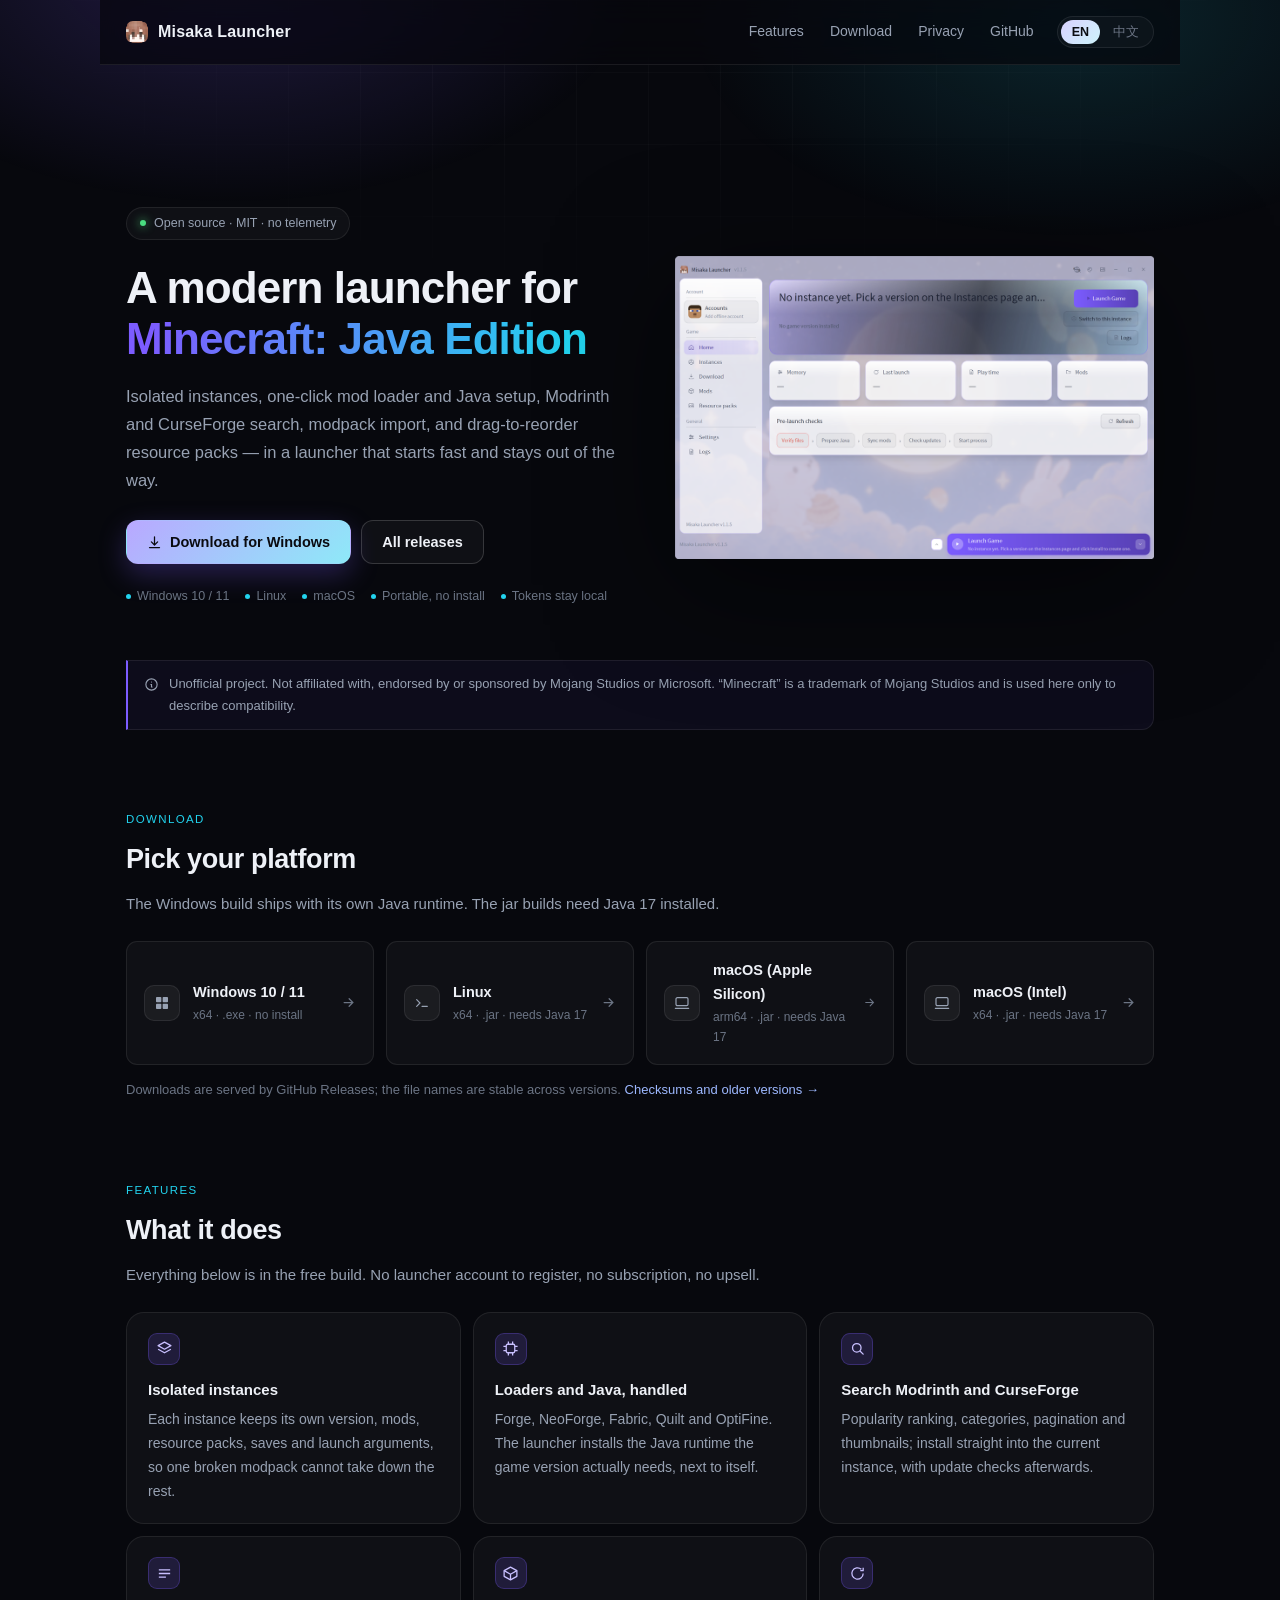
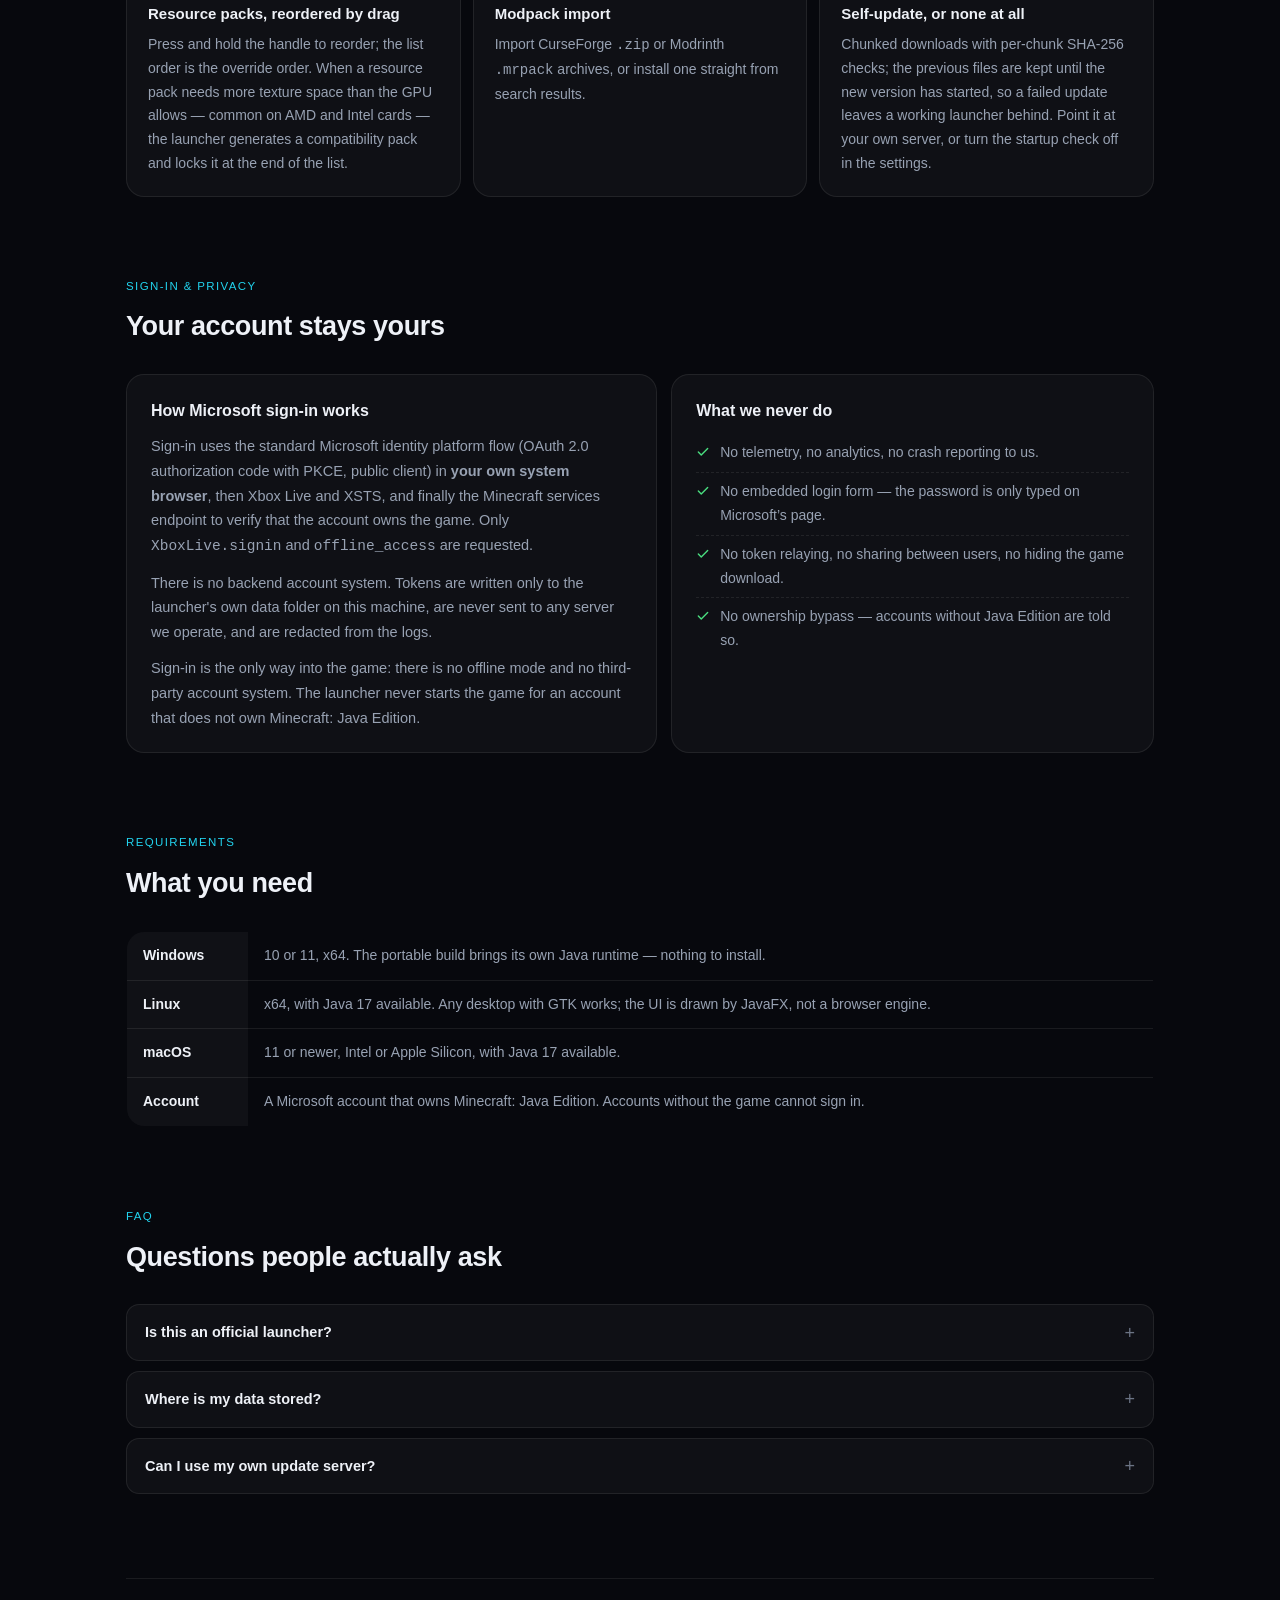
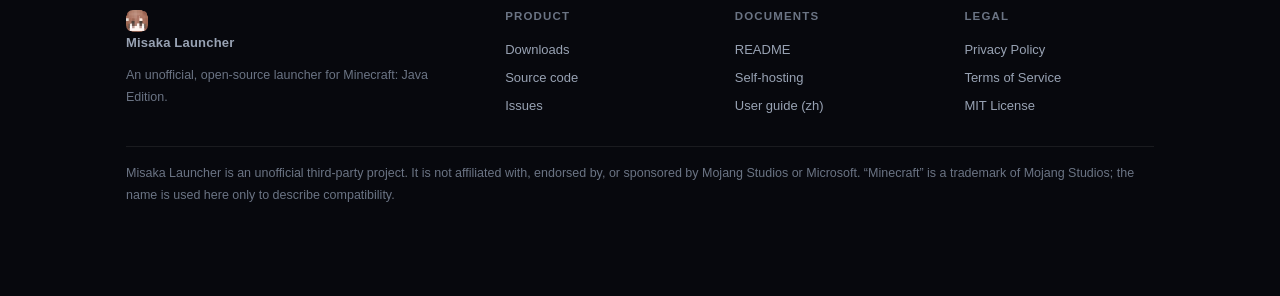
<file: site/index.html>
<!DOCTYPE html>
<html lang="en" data-lang="en">
<head>
    <meta charset="utf-8">
    <meta name="viewport" content="width=device-width, initial-scale=1">
    <meta name="theme-color" content="#07080d">
    <title>Misaka Launcher — a modern launcher for Minecraft: Java Edition</title>
    <meta name="description" content="Misaka Launcher is an unofficial, open-source desktop launcher for Minecraft: Java Edition: isolated instances, mod loader and Java management, Modrinth & CurseForge, modpack import, and resource pack ordering. Not affiliated with Mojang Studios or Microsoft.">
    <link rel="icon" href="assets/icon.webp" type="image/webp">
    <meta property="og:type" content="website">
    <meta property="og:title" content="Misaka Launcher — Minecraft: Java Edition launcher">
    <meta property="og:description" content="Unofficial, open-source launcher: isolated instances, mod loaders and Java managed, Modrinth &amp; CurseForge, modpack import.">
    <meta property="og:url" content="https://misakalauncher.org/">
    <meta property="og:image" content="https://misakalauncher.org/assets/screenshot-home.png">
    <link rel="stylesheet" href="assets/style.css">
</head>
<body>
<div class="wrap">

    <header class="top">
        <a class="brand" href="index.html">
            <img class="mark" src="assets/icon.webp" width="22" height="22" alt="">
            Misaka Launcher
        </a>
        <nav class="top">
            <a href="#features"><span data-lang="en">Features</span><span data-lang="zh">功能</span></a>
            <a href="#download"><span data-lang="en">Download</span><span data-lang="zh">下载</span></a>
            <a href="privacy.html"><span data-lang="en">Privacy</span><span data-lang="zh">隐私</span></a>
            <a class="keep" href="https://github.com/MisakaMikoto19/MisakaLauncher">GitHub</a>
            <span class="lang" role="group" aria-label="Language">
                <button type="button" data-set-lang="en">EN</button>
                <button type="button" data-set-lang="zh">中文</button>
            </span>
        </nav>
    </header>

    <!-- ================= Hero ================= -->
    <section class="hero">
        <div>
            <div class="eyebrow">
                <span class="dot"></span>
                <span data-lang="en">Open source · MIT · no telemetry</span>
                <span data-lang="zh">开源 · MIT · 无遥测</span>
            </div>

            <h1>
                <span data-lang="en">A modern launcher for <span class="grad">Minecraft: Java Edition</span></span>
                <span data-lang="zh">为 <span class="grad">Minecraft: Java Edition</span> 打造的现代启动器</span>
            </h1>

            <p class="lead">
                <span data-lang="en">Isolated instances, one-click mod loader and Java setup, Modrinth and CurseForge search, modpack import, and drag-to-reorder resource packs — in a launcher that starts fast and stays out of the way.</span>
                <span data-lang="zh">实例彼此隔离，加载器与 Java 一键装好；Modrinth、CurseForge 直接检索，整合包可导入；资源包拖拽排序。启动快，也不挡路。</span>
            </p>

            <div class="cta">
                <a class="btn btn-primary" href="https://github.com/MisakaMikoto19/MisakaLauncher/releases/latest/download/MisakaLauncher-windows-x64.exe">
                    <svg width="15" height="15" viewBox="0 0 24 24" fill="none" stroke="currentColor" stroke-width="2" stroke-linecap="round" stroke-linejoin="round" aria-hidden="true">
                        <path d="M12 3v12"/><path d="M7 11l5 5 5-5"/><path d="M4 20h16"/>
                    </svg>
                    <span data-lang="en">Download for Windows</span>
                    <span data-lang="zh">下载 Windows 版</span>
                </a>
                <a class="btn btn-ghost" href="https://github.com/MisakaMikoto19/MisakaLauncher/releases">
                    <span data-lang="en">All releases</span>
                    <span data-lang="zh">所有版本</span>
                </a>
            </div>

            <div class="meta-row">
                <span><i></i>Windows 10 / 11</span>
                <span><i></i>Linux</span>
                <span><i></i>macOS</span>
                <span><i></i><span data-lang="en">Portable, no install</span><span data-lang="zh">免安装</span></span>
                <span><i></i><span data-lang="en">Tokens stay local</span><span data-lang="zh">令牌只存本机</span></span>
            </div>
        </div>

        <!-- 主视觉：优先用真实截图；截图缺失时回退到纯 CSS 模拟界面，避免出现裂图 -->
        <figure class="hero-shot">
            <img src="assets/screenshot-home.png" width="1100" height="696" decoding="async"
                 alt="Misaka Launcher main window: instance sidebar, launch card and pre-launch checks"
                 onerror="this.style.display='none';document.getElementById('hero-mock').style.display='block';">
            <div class="mock" id="hero-mock" aria-hidden="true" style="display:none">
            <div class="mock-bar">
                <i></i><i></i><i></i>
                <span class="url">Misaka Launcher</span>
            </div>
            <div class="mock-body">
                <div class="mock-side">
                    <div class="grp">Account</div>
                    <div class="item"><b></b>Steve</div>
                    <div class="grp">Game</div>
                    <div class="item on"><b></b>Home</div>
                    <div class="item"><b></b>Instances</div>
                    <div class="item"><b></b>Download</div>
                    <div class="item"><b></b>Mods</div>
                    <div class="item"><b></b>Packs</div>
                    <div class="grp">General</div>
                    <div class="item"><b></b>Settings</div>
                </div>
                <div class="mock-main">
                    <div class="mock-hero">
                        <div>
                            <div class="title">1.20.1 · Forge 47.4.28</div>
                            <div class="sub">Prominence II · 128 mods</div>
                        </div>
                        <div class="mock-launch">LAUNCH</div>
                    </div>
                    <div class="mock-stats">
                        <div class="mock-stat"><div class="k">Memory</div><div class="v">6144 MB</div></div>
                        <div class="mock-stat"><div class="k">Last launch</div><div class="v">13 min ago</div></div>
                        <div class="mock-stat"><div class="k">Play time</div><div class="v">47 h</div></div>
                    </div>
                    <div class="mock-list">
                        <div class="mock-row"><span class="tick"></span>Verify files<span class="bar"><span style="width:100%"></span></span></div>
                        <div class="mock-row"><span class="tick"></span>Prepare Java<span class="bar"><span style="width:100%"></span></span></div>
                        <div class="mock-row"><span class="tick"></span>Sync mods<span class="bar"><span style="width:72%"></span></span></div>
                    </div>
                </div>
            </div>
            </div>
        </figure>
    </section>

    <div class="notice">
        <svg width="15" height="15" viewBox="0 0 24 24" fill="none" stroke="currentColor" stroke-width="1.8" stroke-linecap="round" style="flex:none;margin-top:4px" aria-hidden="true">
            <circle cx="12" cy="12" r="9"/><path d="M12 8v.01M11 12h1v4h1"/>
        </svg>
        <span data-lang="en">Unofficial project. Not affiliated with, endorsed by or sponsored by Mojang Studios or Microsoft. “Minecraft” is a trademark of Mojang Studios and is used here only to describe compatibility.</span>
        <span data-lang="zh">非官方项目，与 Mojang Studios、Microsoft 均无关联，未获其认可或赞助。「Minecraft」是 Mojang Studios 的商标，此处仅用于说明兼容性。</span>
    </div>

    <!-- ================= 下载 ================= -->
    <section id="download">
        <div class="section-head">
            <span class="kicker"><span data-lang="en">Download</span><span data-lang="zh">下载</span></span>
            <h2><span data-lang="en">Pick your platform</span><span data-lang="zh">选择你的平台</span></h2>
            <p>
                <span data-lang="en">The Windows build ships with its own Java runtime. The jar builds need Java 17 installed.</span>
                <span data-lang="zh">Windows 版自带 Java 运行时；jar 版本需要本机已有 Java 17。</span>
            </p>
        </div>

        <div class="downloads">
            <a class="dl" href="https://github.com/MisakaMikoto19/MisakaLauncher/releases/latest/download/MisakaLauncher-windows-x64.exe">
                <span class="ico" aria-hidden="true">
                    <svg width="16" height="16" viewBox="0 0 24 24" fill="currentColor"><rect x="3" y="3" width="8" height="8" rx="1.2"/><rect x="13" y="3" width="8" height="8" rx="1.2"/><rect x="3" y="13" width="8" height="8" rx="1.2"/><rect x="13" y="13" width="8" height="8" rx="1.2"/></svg>
                </span>
                <span class="txt">
                    <strong>Windows 10 / 11</strong>
                    <small><span data-lang="en">x64 · .exe · no install</span><span data-lang="zh">x64 · .exe · 免安装</span></small>
                </span>
                <svg class="arrow" width="15" height="15" viewBox="0 0 24 24" fill="none" stroke="currentColor" stroke-width="2" stroke-linecap="round" aria-hidden="true"><path d="M5 12h13M13 6l6 6-6 6"/></svg>
            </a>

            <a class="dl" href="https://github.com/MisakaMikoto19/MisakaLauncher/releases/latest/download/MisakaLauncher-linux-x64.jar">
                <span class="ico" aria-hidden="true">
                    <svg width="16" height="16" viewBox="0 0 24 24" fill="none" stroke="currentColor" stroke-width="1.8" stroke-linecap="round"><path d="M4 7l5 5-5 5"/><path d="M12 17h8"/></svg>
                </span>
                <span class="txt">
                    <strong>Linux</strong>
                    <small><span data-lang="en">x64 · .jar · needs Java 17</span><span data-lang="zh">x64 · .jar · 需 Java 17</span></small>
                </span>
                <svg class="arrow" width="15" height="15" viewBox="0 0 24 24" fill="none" stroke="currentColor" stroke-width="2" stroke-linecap="round" aria-hidden="true"><path d="M5 12h13M13 6l6 6-6 6"/></svg>
            </a>

            <a class="dl" href="https://github.com/MisakaMikoto19/MisakaLauncher/releases/latest/download/MisakaLauncher-macos-arm64.jar">
                <span class="ico" aria-hidden="true">
                    <svg width="16" height="16" viewBox="0 0 24 24" fill="none" stroke="currentColor" stroke-width="1.8" stroke-linecap="round" stroke-linejoin="round"><rect x="3" y="4" width="18" height="12" rx="2"/><path d="M2 20h20"/></svg>
                </span>
                <span class="txt">
                    <strong>macOS <span data-lang="en">(Apple Silicon)</span><span data-lang="zh">（Apple 芯片）</span></strong>
                    <small><span data-lang="en">arm64 · .jar · needs Java 17</span><span data-lang="zh">arm64 · .jar · 需 Java 17</span></small>
                </span>
                <svg class="arrow" width="15" height="15" viewBox="0 0 24 24" fill="none" stroke="currentColor" stroke-width="2" stroke-linecap="round" aria-hidden="true"><path d="M5 12h13M13 6l6 6-6 6"/></svg>
            </a>

            <a class="dl" href="https://github.com/MisakaMikoto19/MisakaLauncher/releases/latest/download/MisakaLauncher-macos-x64.jar">
                <span class="ico" aria-hidden="true">
                    <svg width="16" height="16" viewBox="0 0 24 24" fill="none" stroke="currentColor" stroke-width="1.8" stroke-linecap="round" stroke-linejoin="round"><rect x="3" y="4" width="18" height="12" rx="2"/><path d="M2 20h20"/></svg>
                </span>
                <span class="txt">
                    <strong>macOS <span data-lang="en">(Intel)</span><span data-lang="zh">（Intel）</span></strong>
                    <small><span data-lang="en">x64 · .jar · needs Java 17</span><span data-lang="zh">x64 · .jar · 需 Java 17</span></small>
                </span>
                <svg class="arrow" width="15" height="15" viewBox="0 0 24 24" fill="none" stroke="currentColor" stroke-width="2" stroke-linecap="round" aria-hidden="true"><path d="M5 12h13M13 6l6 6-6 6"/></svg>
            </a>
        </div>

        <p class="hint">
            <span data-lang="en">Downloads are served by GitHub Releases; the file names are stable across versions.</span>
            <span data-lang="zh">下载由 GitHub Releases 提供，文件名跨版本保持不变。</span>
            <a href="https://github.com/MisakaMikoto19/MisakaLauncher/releases"><span data-lang="en">Checksums and older versions →</span><span data-lang="zh">校验值与历史版本 →</span></a>
        </p>
    </section>

    <!-- ================= 功能 ================= -->
    <section id="features">
        <div class="section-head">
            <span class="kicker"><span data-lang="en">Features</span><span data-lang="zh">功能</span></span>
            <h2><span data-lang="en">What it does</span><span data-lang="zh">它能做什么</span></h2>
            <p>
                <span data-lang="en">Everything below is in the free build. No launcher account to register, no subscription, no upsell.</span>
                <span data-lang="zh">下面这些都在免费版里：不需要在启动器里注册账号，没有订阅，也没有内购。</span>
            </p>
        </div>

        <div class="features">
            <div class="feature">
                <div class="ico" aria-hidden="true">
                    <svg width="17" height="17" viewBox="0 0 24 24" fill="none" stroke="currentColor" stroke-width="1.8" stroke-linejoin="round"><path d="M12 3l9 5-9 5-9-5 9-5z"/><path d="M3 13l9 5 9-5"/></svg>
                </div>
                <h3><span data-lang="en">Isolated instances</span><span data-lang="zh">实例彼此隔离</span></h3>
                <p>
                    <span data-lang="en">Each instance keeps its own version, mods, resource packs, saves and launch arguments, so one broken modpack cannot take down the rest.</span>
                    <span data-lang="zh">每个实例独立保存版本、模组、资源包、存档与启动参数；一个整合包出问题不会牵连其它实例。</span>
                </p>
            </div>

            <div class="feature">
                <div class="ico" aria-hidden="true">
                    <svg width="17" height="17" viewBox="0 0 24 24" fill="none" stroke="currentColor" stroke-width="1.8" stroke-linejoin="round"><rect x="6" y="6" width="12" height="12" rx="2"/><path d="M9 2v4M15 2v4M9 18v4M15 18v4M2 9h4M2 15h4M18 9h4M18 15h4"/></svg>
                </div>
                <h3><span data-lang="en">Loaders and Java, handled</span><span data-lang="zh">加载器与 Java 自动搞定</span></h3>
                <p>
                    <span data-lang="en">Forge, NeoForge, Fabric, Quilt and OptiFine. The launcher installs the Java runtime the game version actually needs, next to itself.</span>
                    <span data-lang="zh">支持 Forge、NeoForge、Fabric、Quilt、OptiFine；按游戏版本自动安装对应 Java 运行时，放在启动器旁边。</span>
                </p>
            </div>

            <div class="feature">
                <div class="ico" aria-hidden="true">
                    <svg width="17" height="17" viewBox="0 0 24 24" fill="none" stroke="currentColor" stroke-width="1.8" stroke-linecap="round"><circle cx="11" cy="11" r="6"/><path d="M20 20l-4.2-4.2"/></svg>
                </div>
                <h3><span data-lang="en">Search Modrinth and CurseForge</span><span data-lang="zh">直接检索两大平台</span></h3>
                <p>
                    <span data-lang="en">Popularity ranking, categories, pagination and thumbnails; install straight into the current instance, with update checks afterwards.</span>
                    <span data-lang="zh">热度排序、分类筛选、分页与缩略图；装进当前实例，之后还能检查更新。</span>
                </p>
            </div>

            <div class="feature">
                <div class="ico" aria-hidden="true">
                    <svg width="17" height="17" viewBox="0 0 24 24" fill="none" stroke="currentColor" stroke-width="1.8" stroke-linejoin="round"><path d="M4 7h16M4 12h16M4 17h10"/></svg>
                </div>
                <h3><span data-lang="en">Resource packs, reordered by drag</span><span data-lang="zh">资源包拖拽排序</span></h3>
                <p>
                    <span data-lang="en">Press and hold the handle to reorder; the list order is the override order. When a resource pack needs more texture space than the GPU allows — common on AMD and Intel cards — the launcher generates a compatibility pack and locks it at the end of the list.</span>
                    <span data-lang="zh">按住手柄即可拖动排序，列表顺序就是覆盖顺序。当资源包需要的贴图尺寸超出显卡上限时（AMD / Intel 常见），启动器会生成一个贴图兼容包并锁定在列表末尾。</span>
                </p>
            </div>

            <div class="feature">
                <div class="ico" aria-hidden="true">
                    <svg width="17" height="17" viewBox="0 0 24 24" fill="none" stroke="currentColor" stroke-width="1.8" stroke-linejoin="round"><path d="M3 8l9-5 9 5v8l-9 5-9-5V8z"/><path d="M3 8l9 5 9-5M12 13v8"/></svg>
                </div>
                <h3><span data-lang="en">Modpack import</span><span data-lang="zh">整合包导入</span></h3>
                <p>
                    <span data-lang="en">Import CurseForge <code>.zip</code> or Modrinth <code>.mrpack</code> archives, or install one straight from search results.</span>
                    <span data-lang="zh">导入 CurseForge <code>.zip</code> 或 Modrinth <code>.mrpack</code>，也可直接从检索结果里安装。</span>
                </p>
            </div>

            <div class="feature">
                <div class="ico" aria-hidden="true">
                    <svg width="17" height="17" viewBox="0 0 24 24" fill="none" stroke="currentColor" stroke-width="1.8" stroke-linejoin="round"><path d="M20 12a8 8 0 1 1-2.6-5.9"/><path d="M20 4v4h-4"/></svg>
                </div>
                <h3><span data-lang="en">Self-update, or none at all</span><span data-lang="zh">可自更新，也可完全关掉</span></h3>
                <p>
                    <span data-lang="en">Chunked downloads with per-chunk SHA-256 checks; the previous files are kept until the new version has started, so a failed update leaves a working launcher behind. Point it at your own server, or turn the startup check off in the settings.</span>
                    <span data-lang="zh">分块下载、逐块 SHA-256 校验；旧文件保留到新版本启动成功，替换失败也不会把启动器弄坏。可以指向自建服务端，也可以在设置里关掉启动时检查。</span>
                </p>
            </div>
        </div>

        </section>

    <!-- ================= 登录与隐私 ================= -->
    <section id="signin">
        <div class="section-head">
            <span class="kicker"><span data-lang="en">Sign-in &amp; privacy</span><span data-lang="zh">登录与隐私</span></span>
            <h2><span data-lang="en">Your account stays yours</span><span data-lang="zh">账号始终在你自己手里</span></h2>
        </div>

        <div class="split">
            <div class="card">
                <h3><span data-lang="en">How Microsoft sign-in works</span><span data-lang="zh">微软登录是怎么走的</span></h3>
                <p>
                    <span data-lang="en">Sign-in uses the standard Microsoft identity platform flow (OAuth 2.0 authorization code with PKCE, public client) in <strong>your own system browser</strong>, then Xbox Live and XSTS, and finally the Minecraft services endpoint to verify that the account owns the game. Only <code>XboxLive.signin</code> and <code>offline_access</code> are requested.</span>
                    <span data-lang="zh">登录使用微软标准流程（OAuth 2.0 授权码 + PKCE，公共客户端），在 <strong>你自己的系统浏览器</strong> 里完成；随后经 Xbox Live 与 XSTS，最后由 Minecraft 服务端确认账号是否拥有游戏。只申请 <code>XboxLive.signin</code> 与 <code>offline_access</code>。</span>
                </p>
                <p>
                    <span data-lang="en">There is no backend account system. Tokens are written only to the launcher's own data folder on this machine, are never sent to any server we operate, and are redacted from the logs.</span>
                    <span data-lang="zh">没有自有账号服务器：令牌只写入本机启动器自己的数据目录，不会上传到本项目运营的任何服务器，日志里的令牌会被脱敏。</span>
                </p>
                <p>
                    <span data-lang="en">Sign-in is the only way into the game: there is no offline mode and no third-party account system. The launcher never starts the game for an account that does not own Minecraft: Java Edition.</span>
                    <span data-lang="zh">登录是进入游戏的唯一方式：没有离线模式，也不接任何第三方账户体系。对于未拥有 Minecraft: Java Edition 的账号，启动器绝不会启动游戏。</span>
                </p>
            </div>

            <div class="card">
                <h3><span data-lang="en">What we never do</span><span data-lang="zh">我们不做的事</span></h3>
                <ul class="checklist">
                    <li>
                        <svg width="14" height="14" viewBox="0 0 24 24" fill="none" stroke="currentColor" stroke-width="2.4" stroke-linecap="round" stroke-linejoin="round" aria-hidden="true"><path d="M20 6L9 17l-5-5"/></svg>
                        <span data-lang="en">No telemetry, no analytics, no crash reporting to us.</span>
                        <span data-lang="zh">没有遥测、没有统计，崩溃报告不会发给我们。</span>
                    </li>
                    <li>
                        <svg width="14" height="14" viewBox="0 0 24 24" fill="none" stroke="currentColor" stroke-width="2.4" stroke-linecap="round" stroke-linejoin="round" aria-hidden="true"><path d="M20 6L9 17l-5-5"/></svg>
                        <span data-lang="en">No embedded login form — the password is only typed on Microsoft’s page.</span>
                        <span data-lang="zh">不内嵌登录表单，密码只在微软页面上输入。</span>
                    </li>
                    <li>
                        <svg width="14" height="14" viewBox="0 0 24 24" fill="none" stroke="currentColor" stroke-width="2.4" stroke-linecap="round" stroke-linejoin="round" aria-hidden="true"><path d="M20 6L9 17l-5-5"/></svg>
                        <span data-lang="en">No token relaying, no sharing between users, no hiding the game download.</span>
                        <span data-lang="zh">不转发令牌、不在用户之间共享、不代下游戏本体。</span>
                    </li>
                    <li>
                        <svg width="14" height="14" viewBox="0 0 24 24" fill="none" stroke="currentColor" stroke-width="2.4" stroke-linecap="round" stroke-linejoin="round" aria-hidden="true"><path d="M20 6L9 17l-5-5"/></svg>
                        <span data-lang="en">No ownership bypass — accounts without Java Edition are told so.</span>
                        <span data-lang="zh">不绕过正版校验，未拥有 Java Edition 的账号会被明确拒绝。</span>
                    </li>
                </ul>
            </div>
        </div>
    </section>

    <!-- ================= 运行要求 ================= -->
    <section id="requirements">
        <div class="section-head">
            <span class="kicker"><span data-lang="en">Requirements</span><span data-lang="zh">运行要求</span></span>
            <h2><span data-lang="en">What you need</span><span data-lang="zh">需要什么</span></h2>
        </div>

        <table class="req">
            <tr>
                <th>Windows</th>
                <td>
                    <span data-lang="en">10 or 11, x64. The portable build brings its own Java runtime — nothing to install.</span>
                    <span data-lang="zh">10 或 11，x64。便携版自带 Java 运行时，无需另外安装。</span>
                </td>
            </tr>
            <tr>
                <th>Linux</th>
                <td>
                    <span data-lang="en">x64, with Java 17 available. Any desktop with GTK works; the UI is drawn by JavaFX, not a browser engine.</span>
                    <span data-lang="zh">x64，需要 Java 17。任何带 GTK 的桌面环境都可以；界面由 JavaFX 绘制，不依赖浏览器内核。</span>
                </td>
            </tr>
            <tr>
                <th>macOS</th>
                <td>
                    <span data-lang="en">11 or newer, Intel or Apple Silicon, with Java 17 available.</span>
                    <span data-lang="zh">11 及以上，Intel 或 Apple 芯片，需要 Java 17。</span>
                </td>
            </tr>
            <tr>
                <th><span data-lang="en">Account</span><span data-lang="zh">账号</span></th>
                <td>
                    <span data-lang="en">A Microsoft account that owns Minecraft: Java Edition. Accounts without the game cannot sign in.</span>
                    <span data-lang="zh">一个拥有 Minecraft: Java Edition 的微软账号；未拥有游戏的账号无法登录。</span>
                </td>
            </tr>
        </table>
    </section>

    <!-- ================= FAQ ================= -->
    <section id="faq">
        <div class="section-head">
            <span class="kicker">FAQ</span>
            <h2><span data-lang="en">Questions people actually ask</span><span data-lang="zh">常被问到的问题</span></h2>
        </div>

        <div class="faq">
            <details>
                <summary><span data-lang="en">Is this an official launcher?</span><span data-lang="zh">这是官方启动器吗？</span></summary>
                <p>
                    <span data-lang="en">No. It is an independent, open-source project (MIT). It does not ship the game and it does not grant access to accounts that do not own Minecraft: Java Edition.</span>
                    <span data-lang="zh">不是。这是一个独立的开源项目（MIT）。它不分发游戏本体，也不会让未拥有 Minecraft: Java Edition 的账号获得访问权限。</span>
                </p>
            </details>

            <details>
                <summary><span data-lang="en">Where is my data stored?</span><span data-lang="zh">我的数据存在哪？</span></summary>
                <p>
                    <span data-lang="en">Everything lives in the launcher’s own folder (portable by default): instances, mods, saves, Java runtimes, logs, settings and the stored account tokens. The single-file build additionally unpacks its bundled runtime to <code>%LOCALAPPDATA%\MisakaLauncher\app\&lt;version&gt;</code> on first run — that folder is a cache and can be deleted at any time. Delete both to uninstall; there is no uninstaller and no registry litter.</span>
                    <span data-lang="zh">全部在启动器自己的目录里（默认便携）：实例、模组、存档、Java 运行时、日志、设置与账号令牌。单文件版首次运行还会把自带运行时解压到 <code>%LOCALAPPDATA%\MisakaLauncher\app\&lt;版本&gt;</code>，那只是一个缓存目录，随时可以删。两处都删掉即完成卸载，没有卸载程序和注册表残留。</span>
                </p>
            </details>

            <details>
                <summary><span data-lang="en">Can I use my own update server?</span><span data-lang="zh">可以接自建的更新服务吗？</span></summary>
                <p>
                    <span data-lang="en">Yes. The update client speaks a small documented protocol (health, check, changelog, chunked download) and points at a configurable base URL; leaving it blank, or switching off the startup check, disables it. The contract is in the repository under <code>docs/SELF-HOSTING.md</code>.</span>
                    <span data-lang="zh">可以。更新客户端使用一套小而明确的协议（健康检查、检查更新、更新说明、分块下载），地址可配置；留空或关掉启动时检查即关闭更新。接口契约见仓库里的 <code>docs/SELF-HOSTING.md</code>。</span>
                </p>
            </details>
        </div>
    </section>

    <!-- ================= 页脚 ================= -->
    <footer>
        <div class="cols">
            <div>
                <a class="brand" href="index.html" style="margin-bottom:8px">
                    <img class="mark" src="assets/icon.webp" width="22" height="22" alt="">
                    Misaka Launcher
                </a>
                <div class="tagline">
                    <span data-lang="en">An unofficial, open-source launcher for Minecraft: Java Edition.</span>
                    <span data-lang="zh">非官方、开源的 Minecraft: Java Edition 启动器。</span>
                </div>
            </div>
            <div>
                <h4><span data-lang="en">Product</span><span data-lang="zh">项目</span></h4>
                <a href="https://github.com/MisakaMikoto19/MisakaLauncher/releases"><span data-lang="en">Downloads</span><span data-lang="zh">下载</span></a>
                <a href="https://github.com/MisakaMikoto19/MisakaLauncher"><span data-lang="en">Source code</span><span data-lang="zh">源代码</span></a>
                <a href="https://github.com/MisakaMikoto19/MisakaLauncher/issues"><span data-lang="en">Issues</span><span data-lang="zh">问题反馈</span></a>
            </div>
            <div>
                <h4><span data-lang="en">Documents</span><span data-lang="zh">文档</span></h4>
                <a href="https://github.com/MisakaMikoto19/MisakaLauncher/blob/main/README.md">README</a>
                <a href="https://github.com/MisakaMikoto19/MisakaLauncher/blob/main/docs/SELF-HOSTING.md"><span data-lang="en">Self-hosting</span><span data-lang="zh">自建服务端</span></a>
                <a href="https://github.com/MisakaMikoto19/MisakaLauncher/blob/main/使用说明.md"><span data-lang="en">User guide (zh)</span><span data-lang="zh">使用说明</span></a>
            </div>
            <div>
                <h4><span data-lang="en">Legal</span><span data-lang="zh">法律</span></h4>
                <a href="privacy.html"><span data-lang="en">Privacy Policy</span><span data-lang="zh">隐私政策</span></a>
                <a href="terms.html"><span data-lang="en">Terms of Service</span><span data-lang="zh">服务条款</span></a>
                <a href="https://github.com/MisakaMikoto19/MisakaLauncher/blob/main/LICENSE">MIT License</a>
            </div>
        </div>
        <div class="legal">
            <span data-lang="en">Misaka Launcher is an unofficial third-party project. It is not affiliated with, endorsed by, or sponsored by Mojang Studios or Microsoft. “Minecraft” is a trademark of Mojang Studios; the name is used here only to describe compatibility.</span>
            <span data-lang="zh">Misaka Launcher 是非官方第三方项目，与 Mojang Studios、Microsoft 均无关联，未获其认可或赞助。「Minecraft」是 Mojang Studios 的商标，此处仅用于说明兼容性。</span>
        </div>
    </footer>

</div>

<script>
    (function () {
        var KEY = 'misaka-lang';
        var root = document.documentElement;

        function apply(lang) {
            root.setAttribute('data-lang', lang);
            root.setAttribute('lang', lang === 'zh' ? 'zh-CN' : 'en');
            var buttons = document.querySelectorAll('[data-set-lang]');
            for (var i = 0; i < buttons.length; i++) {
                var on = buttons[i].getAttribute('data-set-lang') === lang;
                buttons[i].classList.toggle('on', on);
                buttons[i].setAttribute('aria-pressed', on ? 'true' : 'false');
            }
        }

        var buttons = document.querySelectorAll('[data-set-lang]');
        for (var i = 0; i < buttons.length; i++) {
            buttons[i].addEventListener('click', function () {
                var lang = this.getAttribute('data-set-lang');
                try { localStorage.setItem(KEY, lang); } catch (e) { }
                apply(lang);
            });
        }

        var saved = null;
        try { saved = localStorage.getItem(KEY); } catch (e) { }
        apply(saved === 'zh' ? 'zh' : 'en');
    })();
</script>
</body>
</html>
</file>
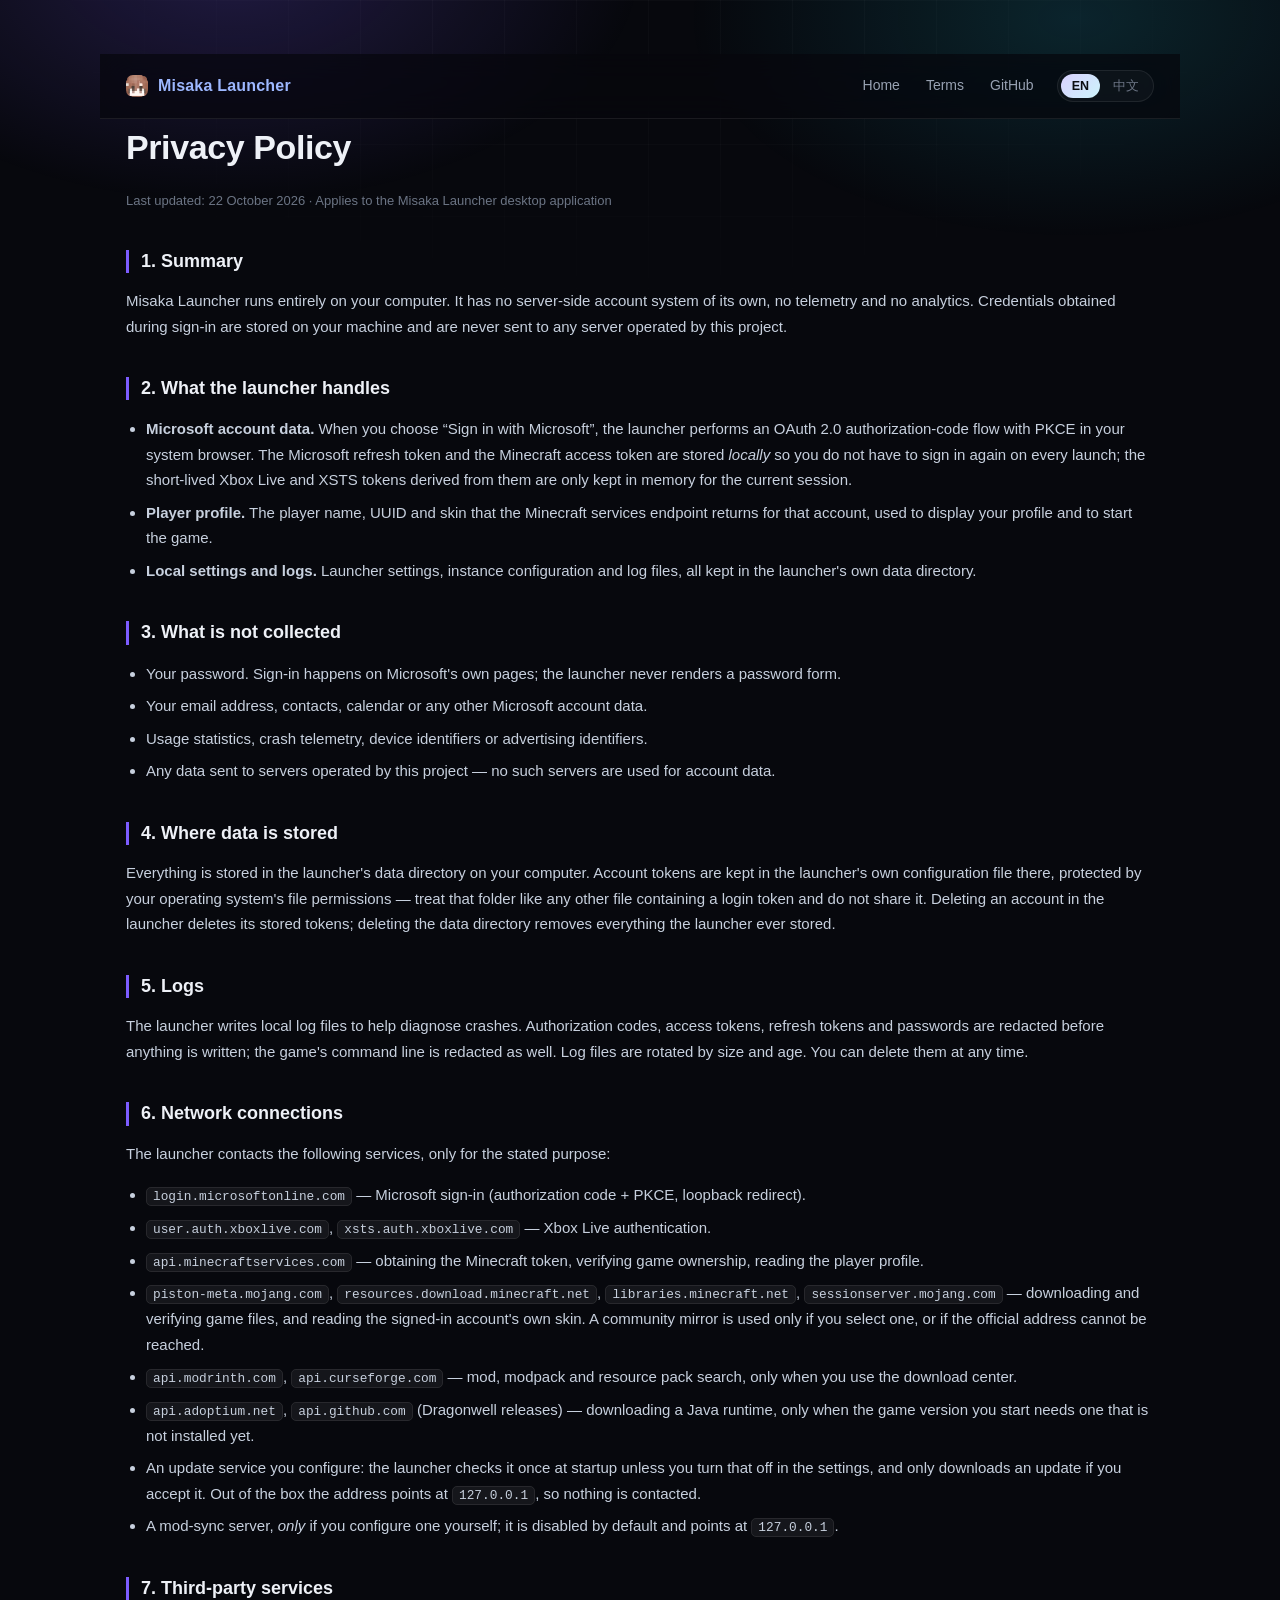
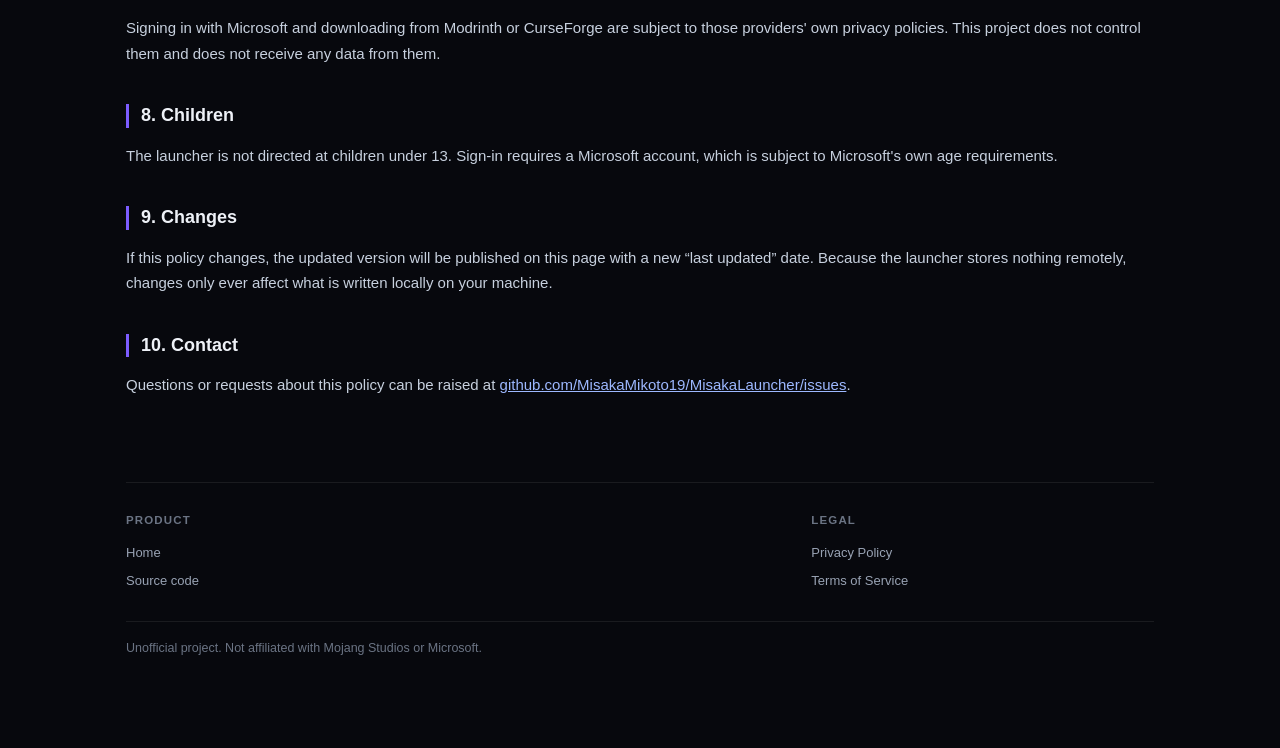
<file: site/privacy.html>
<!DOCTYPE html>
<html lang="en" data-lang="en">
<head>
    <meta charset="utf-8">
    <meta name="viewport" content="width=device-width, initial-scale=1">
    <meta name="theme-color" content="#08090d">
    <title>Privacy Policy — Misaka Launcher</title>
    <link rel="icon" href="assets/icon.webp" type="image/webp">
    <link rel="stylesheet" href="assets/style.css">
</head>
<body>
<div class="wrap doc">

    <header class="top">
        <a class="brand" href="index.html">
            <img class="mark" src="assets/icon.webp" width="22" height="22" alt="">
            Misaka Launcher
        </a>
        <nav class="top">
            <a href="index.html"><span data-lang="en">Home</span><span data-lang="zh">首页</span></a>
            <a href="terms.html"><span data-lang="en">Terms</span><span data-lang="zh">条款</span></a>
            <a class="keep" href="https://github.com/MisakaMikoto19/MisakaLauncher">GitHub</a>
            <span class="lang" role="group" aria-label="Language">
                <button type="button" data-set-lang="en">EN</button>
                <button type="button" data-set-lang="zh">中文</button>
            </span>
        </nav>
    </header>

    <h1><span data-lang="en">Privacy Policy</span><span data-lang="zh">隐私政策</span></h1>
    <p class="meta">
        <span data-lang="en">Last updated: 22 October 2026 · Applies to the Misaka Launcher desktop application</span>
        <span data-lang="zh">最后更新：2026 年 10 月 22 日 · 适用于 Misaka Launcher 桌面应用</span>
    </p>

    <h2><span data-lang="en">1. Summary</span><span data-lang="zh">1. 摘要</span></h2>
    <p>
        <span data-lang="en">Misaka Launcher runs entirely on your computer. It has no server-side account system of its own, no telemetry and no analytics. Credentials obtained during sign-in are stored on your machine and are never sent to any server operated by this project.</span>
        <span data-lang="zh">Misaka Launcher 完全在你本机运行。它没有自己的服务端账号系统，也没有遥测与统计。登录获得的凭据只保存在你的机器上，不会发送到本项目运营的任何服务器。</span>
    </p>

    <h2><span data-lang="en">2. What the launcher handles</span><span data-lang="zh">2. 启动器处理哪些数据</span></h2>
    <ul>
        <li>
            <span data-lang="en"><strong>Microsoft account data.</strong> When you choose “Sign in with Microsoft”, the launcher performs an OAuth 2.0 authorization-code flow with PKCE in your system browser. The Microsoft refresh token and the Minecraft access token are stored <em>locally</em> so you do not have to sign in again on every launch; the short-lived Xbox Live and XSTS tokens derived from them are only kept in memory for the current session.</span>
            <span data-lang="zh"><strong>微软账号数据。</strong> 选择「使用微软登录」时，启动器在你的系统浏览器中完成 OAuth 2.0 授权码（+ PKCE）流程。微软刷新令牌与 Minecraft 令牌只<b>保存在本机</b>，以免每次启动都要重新登录；由此派生的 Xbox Live / XSTS 令牌生命周期很短，只在当次运行期间留在内存里。</span>
        </li>
        <li>
            <span data-lang="en"><strong>Player profile.</strong> The player name, UUID and skin that the Minecraft services endpoint returns for that account, used to display your profile and to start the game.</span>
            <span data-lang="zh"><strong>玩家档案。</strong> Minecraft 服务端返回的玩家名、UUID 与皮肤，用于展示个人信息与启动游戏。</span>
        </li>
        <li>
            <span data-lang="en"><strong>Local settings and logs.</strong> Launcher settings, instance configuration and log files, all kept in the launcher's own data directory.</span>
            <span data-lang="zh"><strong>本地设置与日志。</strong> 启动器设置、实例配置与日志文件，均保存在启动器自己的数据目录中。</span>
        </li>
    </ul>

    <h2><span data-lang="en">3. What is not collected</span><span data-lang="zh">3. 不收集什么</span></h2>
    <ul>
        <li>
            <span data-lang="en">Your password. Sign-in happens on Microsoft's own pages; the launcher never renders a password form.</span>
            <span data-lang="zh">你的密码。登录发生在微软自己的页面上，启动器从不渲染密码表单。</span>
        </li>
        <li>
            <span data-lang="en">Your email address, contacts, calendar or any other Microsoft account data.</span>
            <span data-lang="zh">你的邮箱地址、联系人、日历或任何其他微软账号数据。</span>
        </li>
        <li>
            <span data-lang="en">Usage statistics, crash telemetry, device identifiers or advertising identifiers.</span>
            <span data-lang="zh">使用统计、崩溃遥测、设备标识或广告标识。</span>
        </li>
        <li>
            <span data-lang="en">Any data sent to servers operated by this project — no such servers are used for account data.</span>
            <span data-lang="zh">任何发往本项目运营服务器的数据 —— 本项目没有用于账号数据的服务器。</span>
        </li>
    </ul>

    <h2><span data-lang="en">4. Where data is stored</span><span data-lang="zh">4. 数据保存在哪里</span></h2>
    <p>
        <span data-lang="en">Everything is stored in the launcher's data directory on your computer. Account tokens are kept in the launcher's own configuration file there, protected by your operating system's file permissions — treat that folder like any other file containing a login token and do not share it. Deleting an account in the launcher deletes its stored tokens; deleting the data directory removes everything the launcher ever stored.</span>
        <span data-lang="zh">全部数据都保存在你电脑上启动器的数据目录中。账号令牌也保存在该目录下启动器自己的配置文件里，依靠操作系统的文件权限保护 —— 请像对待任何含有登录令牌的文件一样对待这个目录，不要分享给他人。在启动器中删除账户会同时删除其令牌；删除数据目录即清除启动器保存过的一切。</span>
    </p>

    <h2><span data-lang="en">5. Logs</span><span data-lang="zh">5. 日志</span></h2>
    <p>
        <span data-lang="en">The launcher writes local log files to help diagnose crashes. Authorization codes, access tokens, refresh tokens and passwords are redacted before anything is written; the game's command line is redacted as well. Log files are rotated by size and age. You can delete them at any time.</span>
        <span data-lang="zh">启动器会写本地日志以便排查崩溃。授权码、访问令牌、刷新令牌与密码在写入前即被脱敏，游戏命令行同样会被脱敏。日志按体积与天数轮转，你可以随时删除。</span>
    </p>

    <h2><span data-lang="en">6. Network connections</span><span data-lang="zh">6. 网络连接</span></h2>
    <p>
        <span data-lang="en">The launcher contacts the following services, only for the stated purpose:</span>
        <span data-lang="zh">启动器只会为下列目的访问这些服务：</span>
    </p>
    <ul>
        <li><code>login.microsoftonline.com</code> — <span data-lang="en">Microsoft sign-in (authorization code + PKCE, loopback redirect).</span><span data-lang="zh">微软登录（授权码 + PKCE，回环回调）。</span></li>
        <li><code>user.auth.xboxlive.com</code>, <code>xsts.auth.xboxlive.com</code> — <span data-lang="en">Xbox Live authentication.</span><span data-lang="zh">Xbox Live 认证。</span></li>
        <li><code>api.minecraftservices.com</code> — <span data-lang="en">obtaining the Minecraft token, verifying game ownership, reading the player profile.</span><span data-lang="zh">获取 Minecraft 令牌、校验正版拥有情况、读取玩家档案。</span></li>
        <li><code>piston-meta.mojang.com</code>, <code>resources.download.minecraft.net</code>, <code>libraries.minecraft.net</code>, <code>sessionserver.mojang.com</code> — <span data-lang="en">downloading and verifying game files, and reading the signed-in account's own skin. A community mirror is used only if you select one, or if the official address cannot be reached.</span><span data-lang="zh">下载并校验游戏文件、读取已登录账号自己的皮肤。社区镜像仅在你主动选择、或官方地址不可达时使用。</span></li>
        <li><code>api.modrinth.com</code>, <code>api.curseforge.com</code> — <span data-lang="en">mod, modpack and resource pack search, only when you use the download center.</span><span data-lang="zh">模组 / 整合包 / 资源包检索，仅在你使用下载中心时访问。</span></li>
        <li><code>api.adoptium.net</code>, <code>api.github.com</code> (Dragonwell releases) — <span data-lang="en">downloading a Java runtime, only when the game version you start needs one that is not installed yet.</span><span data-lang="zh">下载 Java 运行时，仅在你启动的游戏版本需要、而本机尚未安装时。</span></li>
        <li><span data-lang="en">An update service you configure: the launcher checks it once at startup unless you turn that off in the settings, and only downloads an update if you accept it. Out of the box the address points at <code>127.0.0.1</code>, so nothing is contacted.</span><span data-lang="zh">你自行配置的更新服务：除非在设置里关掉，启动器启动时会检查一次；只有你同意后才会下载更新。默认地址指向 <code>127.0.0.1</code>，即不会连接任何服务。</span></li>
        <li><span data-lang="en">A mod-sync server, <em>only</em> if you configure one yourself; it is disabled by default and points at <code>127.0.0.1</code>.</span><span data-lang="zh">模组同步服务器，<b>仅当你自行配置</b>时才会连接；默认关闭且地址指向 <code>127.0.0.1</code>。</span></li>
    </ul>

    <h2><span data-lang="en">7. Third-party services</span><span data-lang="zh">7. 第三方服务</span></h2>
    <p>
        <span data-lang="en">Signing in with Microsoft and downloading from Modrinth or CurseForge are subject to those providers' own privacy policies. This project does not control them and does not receive any data from them.</span>
        <span data-lang="zh">微软登录与从 Modrinth / CurseForge 下载，均适用各自提供方的隐私政策。本项目既不控制这些服务，也不会从中获取数据。</span>
    </p>

    <h2><span data-lang="en">8. Children</span><span data-lang="zh">8. 未成年人</span></h2>
    <p>
        <span data-lang="en">The launcher is not directed at children under 13. Sign-in requires a Microsoft account, which is subject to Microsoft's own age requirements.</span>
        <span data-lang="zh">本启动器不面向 13 岁以下儿童。登录需要微软账号，适用微软自身的年龄要求。</span>
    </p>

    <h2><span data-lang="en">9. Changes</span><span data-lang="zh">9. 变更</span></h2>
    <p>
        <span data-lang="en">If this policy changes, the updated version will be published on this page with a new “last updated” date. Because the launcher stores nothing remotely, changes only ever affect what is written locally on your machine.</span>
        <span data-lang="zh">本政策如有变更，会更新本页内容与文首的「最后更新」日期。由于启动器不在远端保存任何数据，变更只会影响写在你本机上的内容。</span>
    </p>

    <h2><span data-lang="en">10. Contact</span><span data-lang="zh">10. 联系方式</span></h2>
    <p>
        <span data-lang="en">Questions or requests about this policy can be raised at <a href="https://github.com/MisakaMikoto19/MisakaLauncher/issues">github.com/MisakaMikoto19/MisakaLauncher/issues</a>.</span>
        <span data-lang="zh">关于本政策的疑问可提交至 <a href="https://github.com/MisakaMikoto19/MisakaLauncher/issues">github.com/MisakaMikoto19/MisakaLauncher/issues</a>。</span>
    </p>

    <footer>
        <div class="cols">
            <div>
                <h4><span data-lang="en">Product</span><span data-lang="zh">项目</span></h4>
                <a href="index.html"><span data-lang="en">Home</span><span data-lang="zh">首页</span></a>
                <a href="https://github.com/MisakaMikoto19/MisakaLauncher"><span data-lang="en">Source code</span><span data-lang="zh">源代码</span></a>
            </div>
            <div>
                <h4><span data-lang="en">Legal</span><span data-lang="zh">法律</span></h4>
                <a href="privacy.html"><span data-lang="en">Privacy Policy</span><span data-lang="zh">隐私政策</span></a>
                <a href="terms.html"><span data-lang="en">Terms of Service</span><span data-lang="zh">服务条款</span></a>
            </div>
        </div>
        <div class="legal">
            <span data-lang="en">Unofficial project. Not affiliated with Mojang Studios or Microsoft.</span>
            <span data-lang="zh">非官方项目，与 Mojang Studios、Microsoft 无关联。</span>
        </div>
    </footer>

</div>

<script>
    (function () {
        var KEY = 'misaka-lang';
        var root = document.documentElement;

        function apply(lang) {
            root.setAttribute('data-lang', lang);
            root.setAttribute('lang', lang === 'zh' ? 'zh-CN' : 'en');
            var buttons = document.querySelectorAll('[data-set-lang]');
            for (var i = 0; i < buttons.length; i++) {
                var on = buttons[i].getAttribute('data-set-lang') === lang;
                buttons[i].classList.toggle('on', on);
                buttons[i].setAttribute('aria-pressed', on ? 'true' : 'false');
            }
        }

        var buttons = document.querySelectorAll('[data-set-lang]');
        for (var i = 0; i < buttons.length; i++) {
            buttons[i].addEventListener('click', function () {
                var lang = this.getAttribute('data-set-lang');
                try { localStorage.setItem(KEY, lang); } catch (e) { }
                apply(lang);
            });
        }

        var saved = null;
        try { saved = localStorage.getItem(KEY); } catch (e) { }
        apply(saved === 'zh' ? 'zh' : 'en');
    })();
</script>
</body>
</html>
</file>
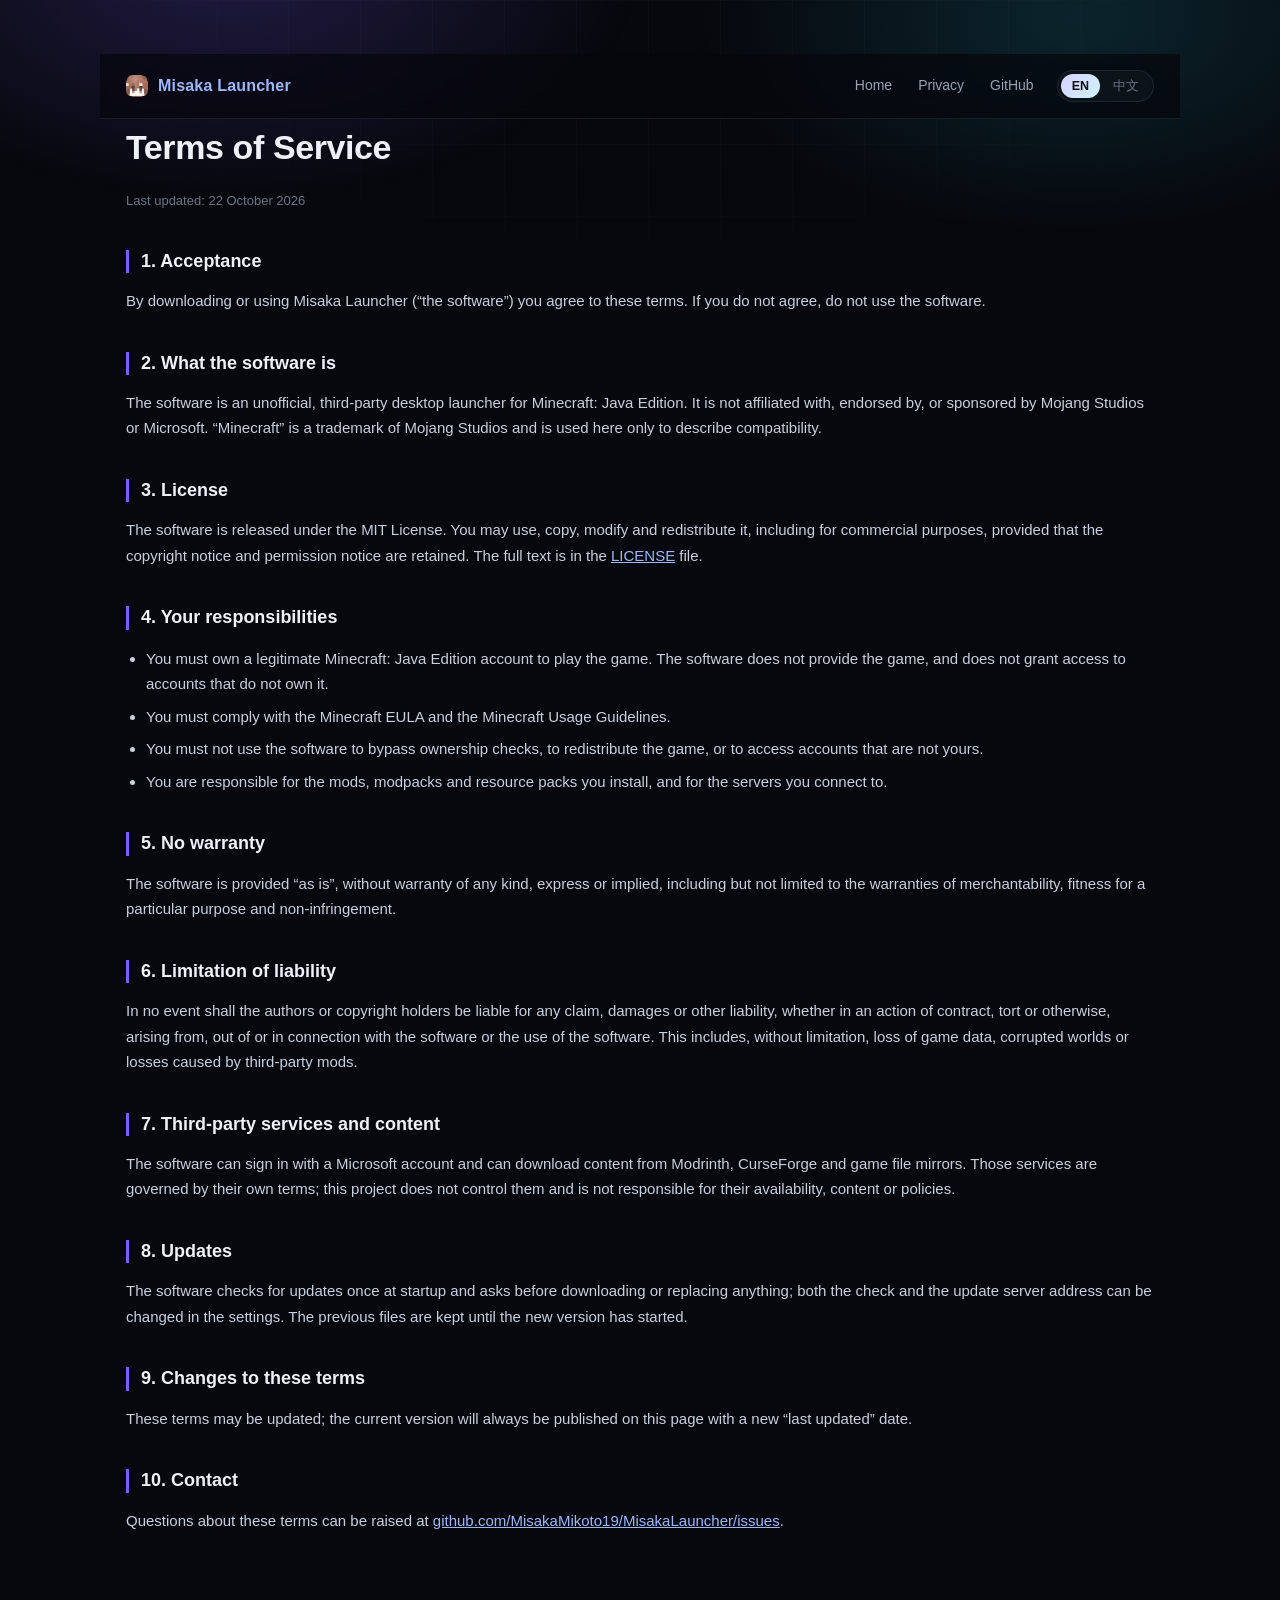
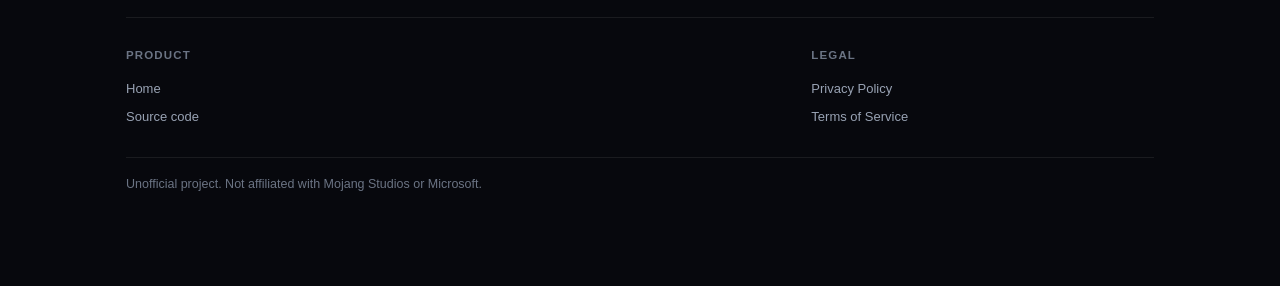
<file: site/terms.html>
<!DOCTYPE html>
<html lang="en" data-lang="en">
<head>
    <meta charset="utf-8">
    <meta name="viewport" content="width=device-width, initial-scale=1">
    <meta name="theme-color" content="#08090d">
    <title>Terms of Service — Misaka Launcher</title>
    <link rel="icon" href="assets/icon.webp" type="image/webp">
    <link rel="stylesheet" href="assets/style.css">
</head>
<body>
<div class="wrap doc">

    <header class="top">
        <a class="brand" href="index.html">
            <img class="mark" src="assets/icon.webp" width="22" height="22" alt="">
            Misaka Launcher
        </a>
        <nav class="top">
            <a href="index.html"><span data-lang="en">Home</span><span data-lang="zh">首页</span></a>
            <a href="privacy.html"><span data-lang="en">Privacy</span><span data-lang="zh">隐私</span></a>
            <a class="keep" href="https://github.com/MisakaMikoto19/MisakaLauncher">GitHub</a>
            <span class="lang" role="group" aria-label="Language">
                <button type="button" data-set-lang="en">EN</button>
                <button type="button" data-set-lang="zh">中文</button>
            </span>
        </nav>
    </header>

    <h1><span data-lang="en">Terms of Service</span><span data-lang="zh">服务条款</span></h1>
    <p class="meta">
        <span data-lang="en">Last updated: 22 October 2026</span>
        <span data-lang="zh">最后更新：2026 年 10 月 22 日</span>
    </p>

    <h2><span data-lang="en">1. Acceptance</span><span data-lang="zh">1. 接受条款</span></h2>
    <p>
        <span data-lang="en">By downloading or using Misaka Launcher (“the software”) you agree to these terms. If you do not agree, do not use the software.</span>
        <span data-lang="zh">下载或使用 Misaka Launcher（下称“本软件”）即表示你同意本条款；如不同意，请勿使用。</span>
    </p>

    <h2><span data-lang="en">2. What the software is</span><span data-lang="zh">2. 软件性质</span></h2>
    <p>
        <span data-lang="en">The software is an unofficial, third-party desktop launcher for Minecraft: Java Edition. It is not affiliated with, endorsed by, or sponsored by Mojang Studios or Microsoft. “Minecraft” is a trademark of Mojang Studios and is used here only to describe compatibility.</span>
        <span data-lang="zh">本软件是非官方的第三方 Minecraft: Java Edition 桌面启动器，与 Mojang Studios、Microsoft 均无关联，未获其认可或赞助。“Minecraft” 是 Mojang Studios 的商标，此处仅用于说明兼容性。</span>
    </p>

    <h2><span data-lang="en">3. License</span><span data-lang="zh">3. 许可</span></h2>
    <p>
        <span data-lang="en">The software is released under the MIT License. You may use, copy, modify and redistribute it, including for commercial purposes, provided that the copyright notice and permission notice are retained. The full text is in the <a href="https://github.com/MisakaMikoto19/MisakaLauncher/blob/main/LICENSE">LICENSE</a> file.</span>
        <span data-lang="zh">本软件以 MIT 许可发布。在保留版权声明与许可声明的前提下，可自由使用、复制、修改与再分发（含商业用途）。完整文本见 <a href="https://github.com/MisakaMikoto19/MisakaLauncher/blob/main/LICENSE">LICENSE</a>。</span>
    </p>

    <h2><span data-lang="en">4. Your responsibilities</span><span data-lang="zh">4. 使用者责任</span></h2>
    <ul>
        <li>
            <span data-lang="en">You must own a legitimate Minecraft: Java Edition account to play the game. The software does not provide the game, and does not grant access to accounts that do not own it.</span>
            <span data-lang="zh">你必须拥有合法的 Minecraft: Java Edition 账号才能游玩。本软件不提供游戏本体，也不会让未拥有游戏的账号获得访问权限。</span>
        </li>
        <li>
            <span data-lang="en">You must comply with the Minecraft EULA and the Minecraft Usage Guidelines.</span>
            <span data-lang="zh">你需遵守 Minecraft EULA 与 Minecraft Usage Guidelines。</span>
        </li>
        <li>
            <span data-lang="en">You must not use the software to bypass ownership checks, to redistribute the game, or to access accounts that are not yours.</span>
            <span data-lang="zh">不得使用本软件绕过正版校验、分发游戏本体，或访问不属于你的账号。</span>
        </li>
        <li>
            <span data-lang="en">You are responsible for the mods, modpacks and resource packs you install, and for the servers you connect to.</span>
            <span data-lang="zh">你安装的模组、整合包与资源包，以及你连接的服务器，由你自行负责。</span>
        </li>
    </ul>

    <h2><span data-lang="en">5. No warranty</span><span data-lang="zh">5. 免责声明</span></h2>
    <p>
        <span data-lang="en">The software is provided “as is”, without warranty of any kind, express or implied, including but not limited to the warranties of merchantability, fitness for a particular purpose and non-infringement.</span>
        <span data-lang="zh">本软件按“现状”提供，不附带任何明示或默示的担保，包括但不限于适销性、特定用途适用性与不侵权担保。</span>
    </p>

    <h2><span data-lang="en">6. Limitation of liability</span><span data-lang="zh">6. 责任限制</span></h2>
    <p>
        <span data-lang="en">In no event shall the authors or copyright holders be liable for any claim, damages or other liability, whether in an action of contract, tort or otherwise, arising from, out of or in connection with the software or the use of the software. This includes, without limitation, loss of game data, corrupted worlds or losses caused by third-party mods.</span>
        <span data-lang="zh">在任何情况下，作者或版权持有人均不对因本软件或使用本软件产生的任何索赔、损害或其他责任负责，无论其源于合同、侵权或其他。包括但不限于游戏数据丢失、存档损坏，或第三方模组造成的损失。</span>
    </p>

    <h2><span data-lang="en">7. Third-party services and content</span><span data-lang="zh">7. 第三方服务与内容</span></h2>
    <p>
        <span data-lang="en">The software can sign in with a Microsoft account and can download content from Modrinth, CurseForge and game file mirrors. Those services are governed by their own terms; this project does not control them and is not responsible for their availability, content or policies.</span>
        <span data-lang="zh">本软件可使用微软账号登录，并从 Modrinth、CurseForge 与游戏文件镜像下载内容。这些服务适用各自的条款；本项目既不控制它们，也不对其可用性、内容或政策负责。</span>
    </p>

    <h2><span data-lang="en">8. Updates</span><span data-lang="zh">8. 更新</span></h2>
    <p>
        <span data-lang="en">The software checks for updates once at startup and asks before downloading or replacing anything; both the check and the update server address can be changed in the settings. The previous files are kept until the new version has started.</span>
        <span data-lang="zh">本软件在启动时检查一次更新，并在下载或替换任何文件之前征询你的同意；检查开关与更新服务地址都可以在设置中修改。旧文件会保留到新版本启动成功。</span>
    </p>

    <h2><span data-lang="en">9. Changes to these terms</span><span data-lang="zh">9. 条款变更</span></h2>
    <p>
        <span data-lang="en">These terms may be updated; the current version will always be published on this page with a new “last updated” date.</span>
        <span data-lang="zh">本条款可能更新；当前版本始终发布在本页，并附上新的「最后更新」日期。</span>
    </p>

    <h2><span data-lang="en">10. Contact</span><span data-lang="zh">10. 联系方式</span></h2>
    <p>
        <span data-lang="en">Questions about these terms can be raised at <a href="https://github.com/MisakaMikoto19/MisakaLauncher/issues">github.com/MisakaMikoto19/MisakaLauncher/issues</a>.</span>
        <span data-lang="zh">关于本条款的疑问可提交至 <a href="https://github.com/MisakaMikoto19/MisakaLauncher/issues">github.com/MisakaMikoto19/MisakaLauncher/issues</a>。</span>
    </p>

    <footer>
        <div class="cols">
            <div>
                <h4><span data-lang="en">Product</span><span data-lang="zh">项目</span></h4>
                <a href="index.html"><span data-lang="en">Home</span><span data-lang="zh">首页</span></a>
                <a href="https://github.com/MisakaMikoto19/MisakaLauncher"><span data-lang="en">Source code</span><span data-lang="zh">源代码</span></a>
            </div>
            <div>
                <h4><span data-lang="en">Legal</span><span data-lang="zh">法律</span></h4>
                <a href="privacy.html"><span data-lang="en">Privacy Policy</span><span data-lang="zh">隐私政策</span></a>
                <a href="terms.html"><span data-lang="en">Terms of Service</span><span data-lang="zh">服务条款</span></a>
            </div>
        </div>
        <div class="legal">
            <span data-lang="en">Unofficial project. Not affiliated with Mojang Studios or Microsoft.</span>
            <span data-lang="zh">非官方项目，与 Mojang Studios、Microsoft 无关联。</span>
        </div>
    </footer>

</div>

<script>
    (function () {
        var KEY = 'misaka-lang';
        var root = document.documentElement;

        function apply(lang) {
            root.setAttribute('data-lang', lang);
            root.setAttribute('lang', lang === 'zh' ? 'zh-CN' : 'en');
            var buttons = document.querySelectorAll('[data-set-lang]');
            for (var i = 0; i < buttons.length; i++) {
                var on = buttons[i].getAttribute('data-set-lang') === lang;
                buttons[i].classList.toggle('on', on);
                buttons[i].setAttribute('aria-pressed', on ? 'true' : 'false');
            }
        }

        var buttons = document.querySelectorAll('[data-set-lang]');
        for (var i = 0; i < buttons.length; i++) {
            buttons[i].addEventListener('click', function () {
                var lang = this.getAttribute('data-set-lang');
                try { localStorage.setItem(KEY, lang); } catch (e) { }
                apply(lang);
            });
        }

        var saved = null;
        try { saved = localStorage.getItem(KEY); } catch (e) { }
        apply(saved === 'zh' ? 'zh' : 'en');
    })();
</script>
</body>
</html>
</file>
<file: site/assets/style.css>
/* Misaka Launcher — 站点样式
   全静态、零外部依赖（不引 CDN 字体/图标）：网络差或被墙时也不会变丑。
   配色对齐启动器本体：紫 #7C5CFF → 青 #22D3EE。 */

:root {
    --bg: #07080d;
    --bg-soft: #0b0d14;
    --card: rgba(255, 255, 255, 0.035);
    --card-hi: rgba(255, 255, 255, 0.06);
    --line: rgba(255, 255, 255, 0.08);
    --line-hi: rgba(255, 255, 255, 0.16);
    --text: #eef1f7;
    --muted: #98a2b3;
    --muted-2: #6b7484;
    --accent: #7c5cff;
    --accent-2: #22d3ee;
    --accent-soft: rgba(124, 92, 255, 0.16);
    --ok: #4ade80;
    --radius: 18px;
    --radius-sm: 11px;
    --max: 1080px;
}

* { box-sizing: border-box; }

html { scroll-behavior: smooth; }

body {
    margin: 0;
    background: var(--bg);
    color: var(--text);
    font-family: -apple-system, BlinkMacSystemFont, "Segoe UI", "Noto Sans SC",
        "PingFang SC", "Microsoft YaHei", sans-serif;
    font-size: 16px;
    line-height: 1.7;
    -webkit-font-smoothing: antialiased;
}

/* 顶部双色柔光 + 细网格，首屏不空，也不用加载图片 */
body::before {
    content: "";
    position: fixed;
    inset: 0;
    z-index: 0;
    pointer-events: none;
    background:
        radial-gradient(46% 38% at 18% -4%, rgba(124, 92, 255, 0.22), transparent 70%),
        radial-gradient(42% 34% at 84% 2%, rgba(34, 211, 238, 0.14), transparent 72%);
}

body::after {
    content: "";
    position: fixed;
    inset: 0;
    z-index: 0;
    pointer-events: none;
    background-image:
        linear-gradient(rgba(255, 255, 255, 0.025) 1px, transparent 1px),
        linear-gradient(90deg, rgba(255, 255, 255, 0.025) 1px, transparent 1px);
    background-size: 72px 72px;
    mask-image: radial-gradient(66% 46% at 50% 0%, #000 28%, transparent 80%);
    -webkit-mask-image: radial-gradient(66% 46% at 50% 0%, #000 28%, transparent 80%);
}

.wrap {
    position: relative;
    z-index: 1;
    max-width: var(--max);
    margin: 0 auto;
    padding: 0 26px 90px;
}

/* ---------------- 顶栏 ---------------- */
header.top {
    position: sticky;
    top: 0;
    z-index: 20;
    display: flex;
    align-items: center;
    justify-content: space-between;
    gap: 20px;
    margin: 0 -26px;
    padding: 13px 26px;
    background: rgba(7, 8, 13, 0.74);
    backdrop-filter: saturate(150%) blur(16px);
    -webkit-backdrop-filter: saturate(150%) blur(16px);
    border-bottom: 1px solid var(--line);
}

.brand {
    display: flex;
    align-items: center;
    gap: 10px;
    font-weight: 650;
    letter-spacing: 0.2px;
    color: var(--text);
    text-decoration: none;
    white-space: nowrap;
}

.brand .mark { display: block; border-radius: 7px; }

nav.top { display: flex; align-items: center; gap: 4px; margin-left: auto; }

nav.top a {
    color: var(--muted);
    text-decoration: none;
    font-size: 14px;
    padding: 7px 11px;
    border-radius: 9px;
    transition: color 0.16s ease, background 0.16s ease;
}

nav.top a:hover { color: var(--text); background: var(--card-hi); }

.lang {
    display: inline-flex;
    align-items: center;
    padding: 3px;
    gap: 2px;
    margin-left: 8px;
    border: 1px solid var(--line);
    border-radius: 999px;
    background: rgba(255, 255, 255, 0.03);
}

.lang button {
    appearance: none;
    border: 0;
    background: transparent;
    color: var(--muted-2);
    font: inherit;
    font-size: 12.5px;
    line-height: 1;
    padding: 6px 11px;
    border-radius: 999px;
    cursor: pointer;
    transition: color 0.16s ease, background 0.16s ease;
}

.lang button:hover { color: var(--text); }

.lang button.on {
    color: #0b0d12;
    font-weight: 600;
    background: linear-gradient(135deg, #d9d2ff, #cdf3fb);
}

/* ---------------- Hero ---------------- */
.hero {
    display: grid;
    grid-template-columns: minmax(0, 1.05fr) minmax(0, 1fr);
    gap: 46px;
    align-items: center;
    padding: 68px 0 26px;
}

.eyebrow {
    display: inline-flex;
    align-items: center;
    gap: 8px;
    font-size: 12.5px;
    color: var(--muted);
    border: 1px solid var(--line);
    border-radius: 999px;
    padding: 5px 13px;
    background: var(--card);
    margin-bottom: 22px;
}

.eyebrow .dot {
    width: 6px;
    height: 6px;
    border-radius: 50%;
    background: var(--ok);
    box-shadow: 0 0 10px rgba(74, 222, 128, 0.9);
}

.hero h1 {
    font-size: clamp(30px, 3.5vw, 44px);
    line-height: 1.16;
    letter-spacing: -0.9px;
    font-weight: 700;
    margin: 0 0 18px;
}

.hero h1 .grad {
    background: linear-gradient(100deg, var(--accent) 6%, var(--accent-2) 96%);
    -webkit-background-clip: text;
    background-clip: text;
    color: transparent;
}

.hero p.lead {
    color: var(--muted);
    font-size: 16.5px;
    margin: 0 0 26px;
    max-width: 36em;
}

.cta { display: flex; flex-wrap: wrap; gap: 10px; margin-bottom: 22px; }

.btn {
    display: inline-flex;
    align-items: center;
    gap: 8px;
    height: 44px;
    padding: 0 20px;
    border-radius: 12px;
    font-size: 14.5px;
    font-weight: 600;
    text-decoration: none;
    border: 1px solid transparent;
    transition: transform 0.16s ease, box-shadow 0.16s ease, background 0.16s ease,
        border-color 0.16s ease;
}

.btn-primary {
    color: #0a0b10;
    background: linear-gradient(135deg, #b9a8ff, #8ee9f8);
    box-shadow: 0 10px 28px rgba(124, 92, 255, 0.28);
}

.btn-primary:hover { transform: translateY(-1px); box-shadow: 0 14px 34px rgba(124, 92, 255, 0.38); }

.btn-ghost {
    color: var(--text);
    border-color: var(--line-hi);
    background: var(--card);
}

.btn-ghost:hover { background: var(--card-hi); transform: translateY(-1px); }

.meta-row {
    display: flex;
    flex-wrap: wrap;
    gap: 7px 16px;
    font-size: 12.5px;
    color: var(--muted-2);
}

.meta-row span { display: inline-flex; align-items: center; gap: 6px; }

.meta-row i {
    width: 5px;
    height: 5px;
    border-radius: 50%;
    background: var(--accent-2);
    display: inline-block;
}

/* ---------------- 模拟窗口（纯 CSS，不加载截图） ---------------- */
/* 主视觉：优先真实截图；截图缺失时由 JS 切到下面的 .mock 兜底 */
.hero-shot {
    margin: 0;
    position: relative;
}

.hero-shot img {
    display: block;
    width: 100%;
    height: auto;
    /* 截图外围已是透明（构建时处理过），所以用 drop-shadow 让阴影贴合圆角轮廓；
       box-shadow 会按矩形盒子投影，四角会露出一圈方形的光晕。
       也不再额外描边：窗口自己那条淡紫边框已经够了，再套一圈会显得双层。 */
    filter: drop-shadow(0 26px 60px rgba(0, 0, 0, 0.55));
}

.mock {
    position: relative;
    border: 1px solid var(--line-hi);
    border-radius: 16px;
    background: linear-gradient(180deg, rgba(22, 25, 36, 0.96), rgba(12, 14, 21, 0.96));
    box-shadow: 0 30px 80px rgba(0, 0, 0, 0.55), 0 0 0 1px rgba(255, 255, 255, 0.02) inset;
    overflow: hidden;
    transform: perspective(1200px) rotateX(2.2deg) rotateY(-3deg);
    transition: transform 0.5s ease;
}

.mock:hover { transform: perspective(1200px) rotateX(0deg) rotateY(0deg); }

.mock-bar {
    display: flex;
    align-items: center;
    gap: 7px;
    padding: 9px 12px;
    border-bottom: 1px solid var(--line);
    background: rgba(255, 255, 255, 0.025);
}

.mock-bar i {
    width: 9px;
    height: 9px;
    border-radius: 50%;
    background: rgba(255, 255, 255, 0.18);
    display: block;
}

.mock-bar i:first-child { background: #ff6b6b; }
.mock-bar i:nth-child(2) { background: #fbbf24; }
.mock-bar i:nth-child(3) { background: #4ade80; }

.mock-bar .url {
    margin-left: 8px;
    font-size: 10.5px;
    color: var(--muted-2);
    letter-spacing: 0.3px;
}

.mock-body { display: grid; grid-template-columns: 132px minmax(0, 1fr); min-height: 264px; }

.mock-side {
    border-right: 1px solid var(--line);
    padding: 12px 10px;
    display: flex;
    flex-direction: column;
    gap: 4px;
    background: rgba(255, 255, 255, 0.015);
}

.mock-side .grp {
    font-size: 9.5px;
    letter-spacing: 0.08em;
    text-transform: uppercase;
    color: var(--muted-2);
    padding: 8px 8px 4px;
}

.mock-side .item {
    display: flex;
    align-items: center;
    gap: 8px;
    font-size: 11.5px;
    color: var(--muted);
    padding: 6px 8px;
    border-radius: 8px;
}

.mock-side .item.on {
    color: var(--text);
    font-weight: 600;
    background: linear-gradient(90deg, rgba(124, 92, 255, 0.28), rgba(34, 211, 238, 0.12));
}

.mock-side .item b {
    width: 12px;
    height: 12px;
    border-radius: 4px;
    background: rgba(255, 255, 255, 0.16);
    display: block;
}

.mock-side .item.on b { background: linear-gradient(135deg, #b9a8ff, #8ee9f8); }

.mock-main { padding: 14px; display: flex; flex-direction: column; gap: 10px; }

.mock-hero {
    border: 1px solid var(--line);
    border-radius: 12px;
    padding: 14px;
    background:
        linear-gradient(120deg, rgba(124, 92, 255, 0.16), rgba(34, 211, 238, 0.08)),
        rgba(255, 255, 255, 0.02);
    display: flex;
    align-items: center;
    gap: 12px;
}

.mock-hero .title { font-size: 13px; font-weight: 650; }
.mock-hero .sub { font-size: 10.5px; color: var(--muted-2); margin-top: 2px; }

.mock-launch {
    margin-left: auto;
    font-size: 11px;
    font-weight: 700;
    color: #0a0b10;
    padding: 8px 14px;
    border-radius: 9px;
    background: linear-gradient(135deg, #b9a8ff, #8ee9f8);
    box-shadow: 0 8px 20px rgba(124, 92, 255, 0.35);
    white-space: nowrap;
}

.mock-stats { display: grid; grid-template-columns: repeat(3, 1fr); gap: 8px; }

.mock-stat {
    border: 1px solid var(--line);
    border-radius: 10px;
    padding: 9px 10px;
    background: rgba(255, 255, 255, 0.025);
}

.mock-stat .k { font-size: 9.5px; color: var(--muted-2); }
.mock-stat .v { font-size: 13px; font-weight: 650; margin-top: 2px; }

.mock-list { display: flex; flex-direction: column; gap: 5px; }

.mock-row {
    display: flex;
    align-items: center;
    gap: 8px;
    font-size: 11px;
    color: var(--muted);
    border: 1px solid var(--line);
    border-radius: 8px;
    padding: 7px 9px;
    background: rgba(255, 255, 255, 0.02);
}

.mock-row .tick {
    width: 12px;
    height: 12px;
    border-radius: 4px;
    background: linear-gradient(135deg, #b9a8ff, #8ee9f8);
    flex: none;
}

.mock-row .bar {
    margin-left: auto;
    width: 46px;
    height: 4px;
    border-radius: 999px;
    background: rgba(255, 255, 255, 0.12);
    overflow: hidden;
    flex: none;
}

.mock-row .bar span {
    display: block;
    height: 100%;
    border-radius: 999px;
    background: linear-gradient(90deg, var(--accent), var(--accent-2));
}

.mock-row .grip {
    color: var(--muted-2);
    letter-spacing: -2px;
    font-size: 13px;
    flex: none;
}

/* ---------------- 通用区块 ---------------- */
section { margin-top: 74px; }

.section-head { margin-bottom: 24px; max-width: 44em; }

.kicker {
    display: inline-block;
    font-size: 11.5px;
    letter-spacing: 0.12em;
    text-transform: uppercase;
    color: var(--accent-2);
    margin-bottom: 8px;
}

.section-head h2 {
    font-size: clamp(20px, 2.4vw, 27px);
    letter-spacing: -0.4px;
    margin: 0 0 8px;
    font-weight: 680;
}

.section-head p { margin: 0; color: var(--muted); font-size: 15px; }

.notice {
    display: flex;
    align-items: flex-start;
    gap: 10px;
    font-size: 13px;
    color: var(--muted);
    border: 1px solid var(--line);
    border-left: 2px solid var(--accent);
    border-radius: 0 12px 12px 0;
    background: rgba(124, 92, 255, 0.06);
    padding: 12px 16px;
    margin-top: 26px;
}

/* ---------------- 下载 ---------------- */
.downloads {
    display: grid;
    grid-template-columns: repeat(auto-fit, minmax(228px, 1fr));
    gap: 12px;
}

.dl {
    position: relative;
    display: flex;
    align-items: center;
    gap: 13px;
    padding: 16px 17px;
    border: 1px solid var(--line);
    border-radius: var(--radius-sm);
    background: var(--card);
    color: var(--text);
    text-decoration: none;
    transition: border-color 0.18s ease, transform 0.18s ease, background 0.18s ease,
        box-shadow 0.18s ease;
}

.dl:hover {
    border-color: rgba(124, 92, 255, 0.55);
    background: var(--accent-soft);
    transform: translateY(-2px);
    box-shadow: 0 12px 30px rgba(0, 0, 0, 0.36);
}

.dl .ico {
    flex: none;
    width: 36px;
    height: 36px;
    display: grid;
    place-items: center;
    border-radius: 10px;
    border: 1px solid var(--line);
    background: rgba(255, 255, 255, 0.05);
    color: var(--muted);
}

.dl:hover .ico { color: var(--text); border-color: var(--line-hi); }

.dl .txt { min-width: 0; }
.dl strong { display: block; font-size: 14.5px; font-weight: 620; }
.dl small { display: block; color: var(--muted-2); font-size: 12px; }

.dl .arrow {
    margin-left: auto;
    color: var(--muted-2);
    transition: transform 0.18s ease, color 0.18s ease;
}

.dl:hover .arrow { color: var(--text); transform: translateX(2px); }

.hint { color: var(--muted-2); font-size: 13px; margin-top: 14px; }
.hint a { color: #9db8ff; text-decoration: none; }
.hint a:hover { text-decoration: underline; }

/* ---------------- 特性 ---------------- */
.features {
    display: grid;
    grid-template-columns: repeat(auto-fit, minmax(268px, 1fr));
    gap: 12px;
}

.feature {
    border: 1px solid var(--line);
    border-radius: var(--radius);
    background: var(--card);
    padding: 20px 21px;
    transition: border-color 0.18s ease, background 0.18s ease, transform 0.18s ease;
}

.feature:hover {
    border-color: var(--line-hi);
    background: var(--card-hi);
    transform: translateY(-2px);
}

.feature .ico {
    width: 32px;
    height: 32px;
    display: grid;
    place-items: center;
    border-radius: 9px;
    margin-bottom: 12px;
    color: #c9c0ff;
    background: var(--accent-soft);
    border: 1px solid rgba(124, 92, 255, 0.28);
}

.feature h3 { font-size: 15px; margin: 0 0 6px; font-weight: 640; }
.feature p { margin: 0; color: var(--muted); font-size: 14px; }

/* ---------------- 隐私 / 登录说明 ---------------- */
.split {
    display: grid;
    grid-template-columns: minmax(0, 1.1fr) minmax(0, 1fr);
    gap: 14px;
}

.card {
    border: 1px solid var(--line);
    border-radius: var(--radius);
    background: var(--card);
    padding: 22px 24px;
}

.card h3 { margin: 0 0 10px; font-size: 16px; font-weight: 650; }
.card p { margin: 0 0 12px; color: var(--muted); font-size: 14.5px; }
.card p:last-child { margin-bottom: 0; }

.checklist { list-style: none; margin: 0; padding: 0; }

.checklist li {
    display: flex;
    gap: 10px;
    align-items: flex-start;
    font-size: 14px;
    color: var(--muted);
    padding: 7px 0;
    border-bottom: 1px dashed var(--line);
}

.checklist li:last-child { border-bottom: 0; }

.checklist svg { flex: none; margin-top: 4px; color: var(--ok); }

/* ---------------- 要求表 ---------------- */
table.req {
    width: 100%;
    border-collapse: collapse;
    font-size: 14px;
    border: 1px solid var(--line);
    border-radius: var(--radius);
    overflow: hidden;
}

table.req th,
table.req td {
    text-align: left;
    padding: 12px 16px;
    border-bottom: 1px solid var(--line);
    vertical-align: top;
}

table.req th {
    font-weight: 600;
    color: var(--text);
    background: rgba(255, 255, 255, 0.04);
    white-space: nowrap;
}

table.req td { color: var(--muted); }
table.req tr:last-child th, table.req tr:last-child td { border-bottom: 0; }

/* ---------------- FAQ ---------------- */
.faq { display: grid; gap: 10px; }

details {
    border: 1px solid var(--line);
    border-radius: 13px;
    background: var(--card);
    padding: 0 18px;
    transition: border-color 0.18s ease, background 0.18s ease;
}

details[open] { border-color: var(--line-hi); background: var(--card-hi); }

summary {
    cursor: pointer;
    list-style: none;
    padding: 15px 0;
    font-size: 14.5px;
    font-weight: 600;
    display: flex;
    align-items: center;
    gap: 10px;
}

summary::-webkit-details-marker { display: none; }

summary::after {
    content: "+";
    margin-left: auto;
    color: var(--muted-2);
    font-size: 18px;
    font-weight: 400;
    line-height: 1;
}

details[open] summary::after { content: "−"; }

details p { margin: 0 0 16px; color: var(--muted); font-size: 14px; }

/* ---------------- 页脚 ---------------- */
footer {
    margin-top: 84px;
    padding-top: 28px;
    border-top: 1px solid var(--line);
    color: var(--muted-2);
    font-size: 13px;
}

/* 用 flex 而不是 grid：auto-fit 与固定轨道混写在部分浏览器里会被整条声明判无效，
   结果就是四栏塌成一栏（线上确实出现过）。flex + flex-basis 行为可预测。 */
footer .cols {
    display: flex;
    flex-wrap: wrap;
    align-items: flex-start;
    gap: 26px 40px;
    margin-bottom: 26px;
}

footer .cols > div {
    flex: 1 1 150px;
    min-width: 0;
}

footer .cols > div:first-child {
    flex: 2 1 260px;
}

footer h4 {
    font-size: 11.5px;
    text-transform: uppercase;
    letter-spacing: 0.1em;
    color: var(--muted-2);
    margin: 0 0 9px;
    font-weight: 600;
}

/* 显式声明 :link/:visited：某些浏览器的默认下划线会在这两个伪类上胜出 */
footer a,
footer a:link,
footer a:visited {
    display: block;
    color: var(--muted);
    text-decoration: none;
    padding: 3px 0;
}

footer a:hover { color: var(--text); }

footer .tagline { color: var(--muted-2); font-size: 12.5px; max-width: 30em; }

footer .legal {
    border-top: 1px solid var(--line);
    padding-top: 16px;
    font-size: 12.5px;
    line-height: 1.75;
}

/* ---------------- 文档页（privacy / terms） ---------------- */
.doc { padding-top: 54px; }

.doc h1 { font-size: clamp(26px, 3vw, 34px); margin: 0 0 8px; letter-spacing: -0.4px; }
.doc .meta { color: var(--muted-2); font-size: 13px; margin-bottom: 32px; }

.doc h2 {
    font-size: 18px;
    margin: 38px 0 12px;
    padding-left: 12px;
    border-left: 3px solid var(--accent);
    line-height: 1.3;
}

.doc p, .doc li { color: #c7d0de; font-size: 15px; }
.doc ul { padding-left: 20px; }
.doc li { margin: 7px 0; }

.doc code {
    font-family: ui-monospace, SFMono-Regular, Consolas, monospace;
    font-size: 12.8px;
    background: rgba(255, 255, 255, 0.06);
    border: 1px solid var(--line);
    padding: 1px 6px;
    border-radius: 5px;
    white-space: nowrap;
}

.doc a { color: #9db8ff; }

/* ---------------- 语言切换 ---------------- */
html[data-lang="en"] [data-lang="zh"] { display: none !important; }
html[data-lang="zh"] [data-lang="en"] { display: none !important; }

/* ---------------- 响应式 ---------------- */
@media (max-width: 900px) {
    .hero { grid-template-columns: 1fr; gap: 34px; padding-top: 48px; }
    .mock { transform: none; }
    .split { grid-template-columns: 1fr; }
}

@media (max-width: 620px) {
    .wrap { padding: 0 18px 70px; }
    header.top { margin: 0 -18px; padding: 12px 18px; }
    nav.top a { display: none; }
    nav.top a.keep { display: inline-block; }
    section { margin-top: 56px; }
    .mock-body { grid-template-columns: 1fr; }
    .mock-side { display: none; }
    footer .cols { grid-template-columns: 1fr 1fr; }
}

@media (prefers-reduced-motion: reduce) {
    * { transition: none !important; animation: none !important; }
    html { scroll-behavior: auto; }
}
</file>
